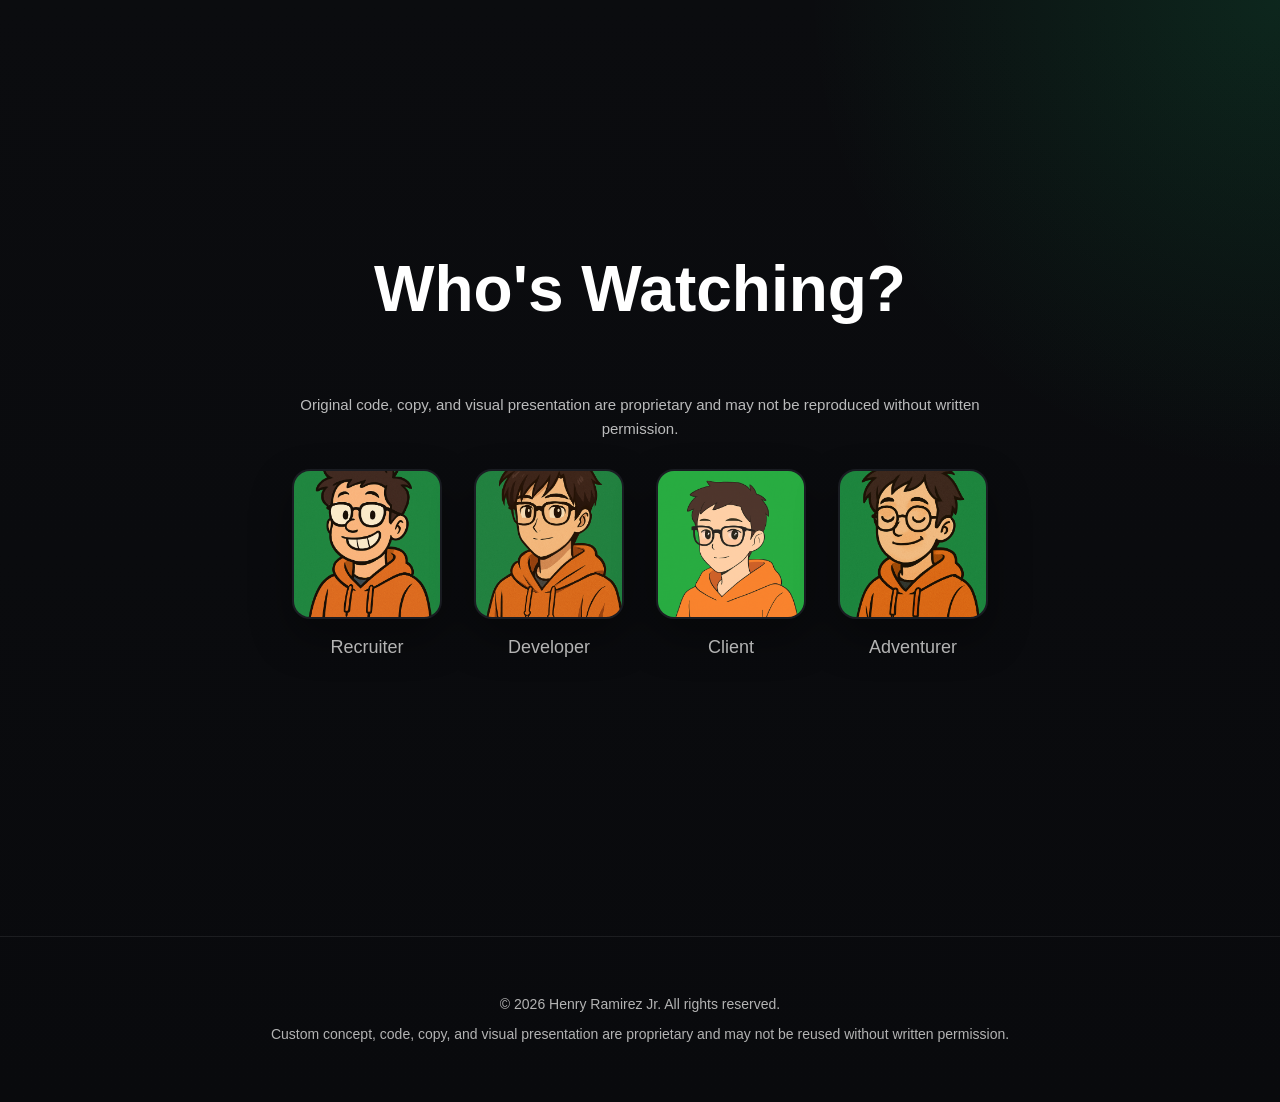
<file: index.html>
<!DOCTYPE html>
<html lang="en">
<head>
    <meta charset="UTF-8">
    <meta name="viewport" content="width=device-width, initial-scale=1.0">
    <meta http-equiv="Content-Security-Policy" content="default-src 'self'; script-src 'self'; style-src 'self' 'unsafe-inline' https://fonts.googleapis.com; img-src 'self' data:; font-src https://fonts.gstatic.com; object-src 'none'; base-uri 'self'; form-action 'self' mailto:; upgrade-insecure-requests">
    <meta name="referrer" content="strict-origin-when-cross-origin">
    <meta name="copyright" content="Copyright 2026 Henry Ramirez Jr. All rights reserved.">
    <meta name="robots" content="index, follow, noarchive, nosnippet, noimageindex, max-snippet:0, max-image-preview:none">
    <title>Henry Ramirez Jr. | Choose a Profile</title>
    <link href="https://fonts.googleapis.com/css2?family=Inter:wght@400;500;600;700;800&display=swap" rel="stylesheet">
    <link rel="stylesheet" href="styles.css">
</head>
<body>
    <div class="page active" id="profile-selection-page">
        <section class="profile-selection">
            <div class="container">
                <h2>Who's Watching?</h2>
                <p class="ownership-note">Original code, copy, and visual presentation are proprietary and may not be reproduced without written permission.</p>
                <div class="profiles">
                    <a class="profile" data-profile="recruiter" data-href="profiles/recruiter.html" href="profiles/recruiter.html">
                        <img src="fotos/person1.png" alt="Recruiter profile" class="person">
                        <div class="profile-name">Recruiter</div>
                    </a>
                    <a class="profile" data-profile="developer" data-href="profiles/developer.html" href="profiles/developer.html">
                        <img src="fotos/person2.png" alt="Developer profile" class="person">
                        <div class="profile-name">Developer</div>
                    </a>
                    <a class="profile" data-profile="client" data-href="profiles/client.html" href="profiles/client.html">
                        <img src="fotos/person6.png" alt="Client profile" class="person">
                        <div class="profile-name">Client</div>
                    </a>
                    <a class="profile" data-profile="adventurer" data-href="profiles/adventurer.html" href="profiles/adventurer.html">
                        <img src="fotos/person4.png" alt="Adventurer profile" class="person">
                        <div class="profile-name">Adventurer</div>
                    </a>
                </div>
            </div>
        </section>
    </div>

    <footer>
        <div class="container">
            <p>&copy; 2026 Henry Ramirez Jr. All rights reserved.</p>
            <p>Custom concept, code, copy, and visual presentation are proprietary and may not be reused without written permission.</p>
        </div>
    </footer>

    <script src="script.js"></script>
</body>
</html>
</file>
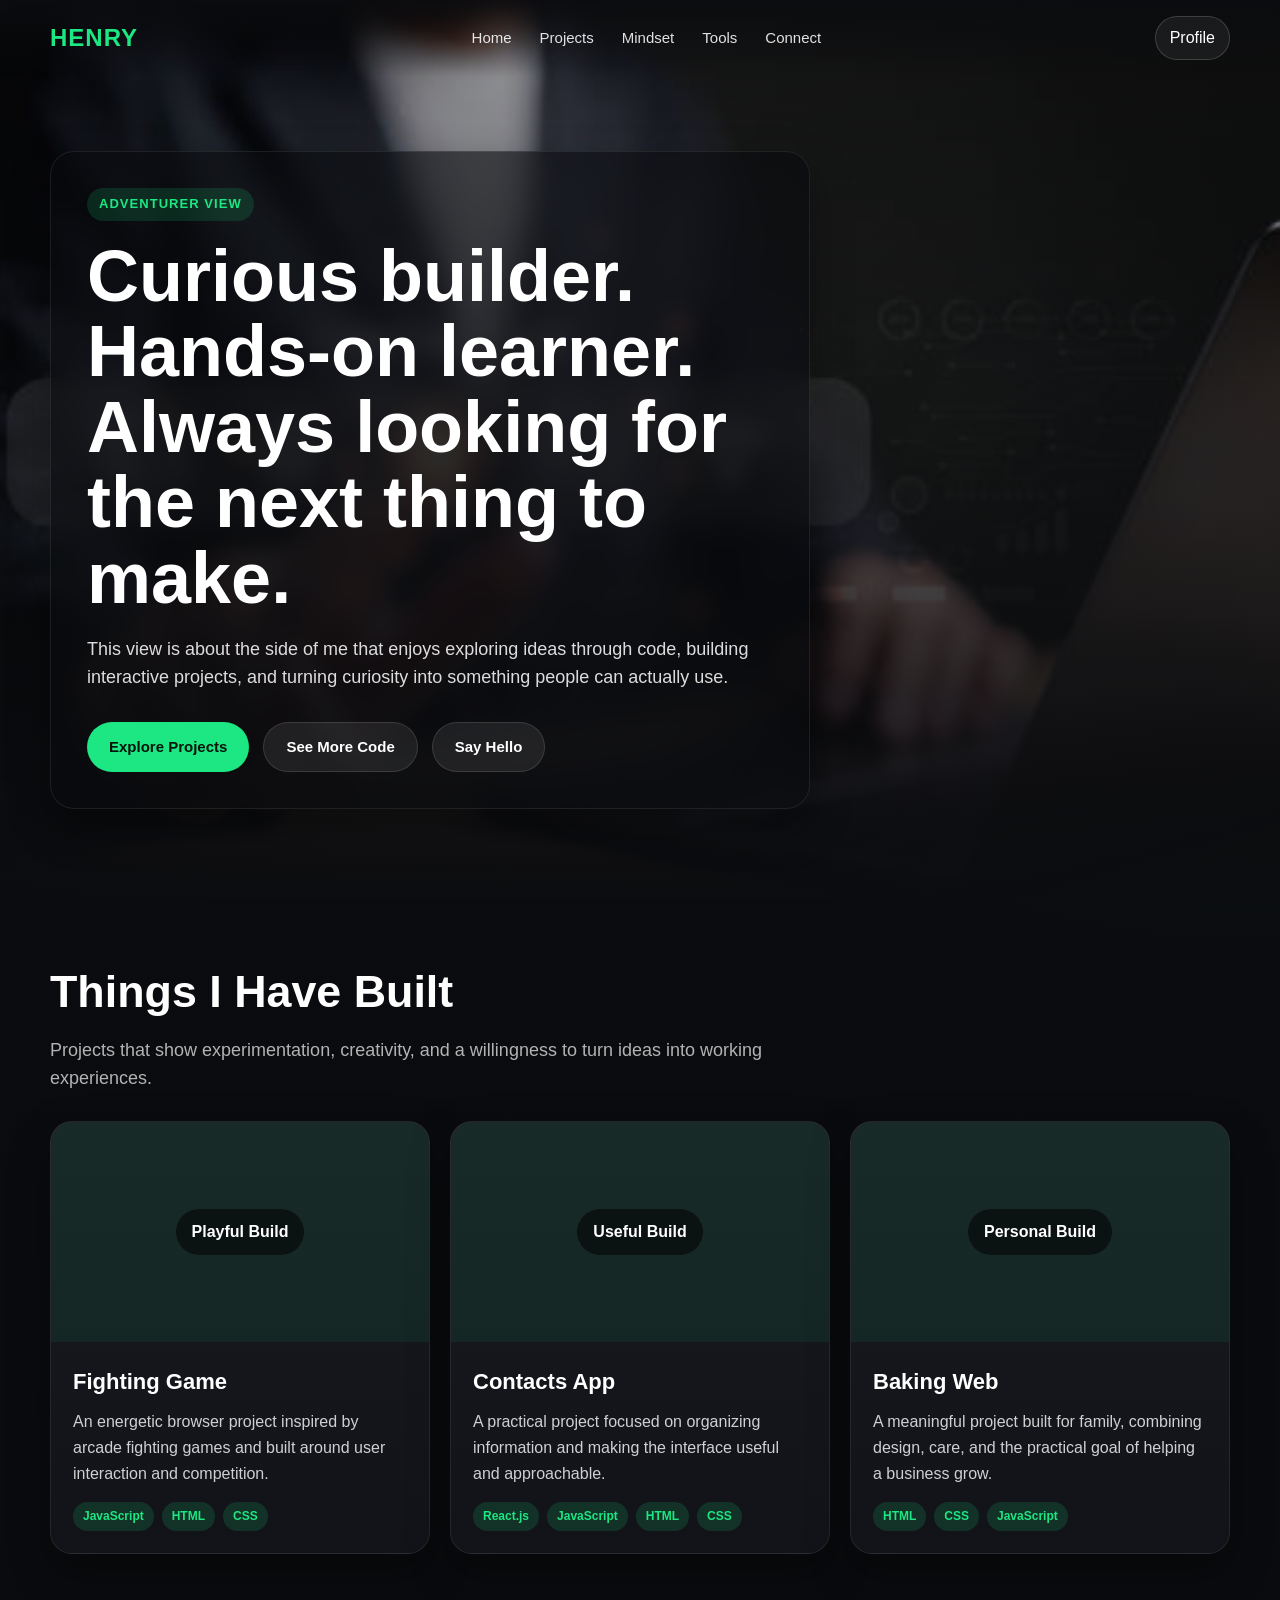
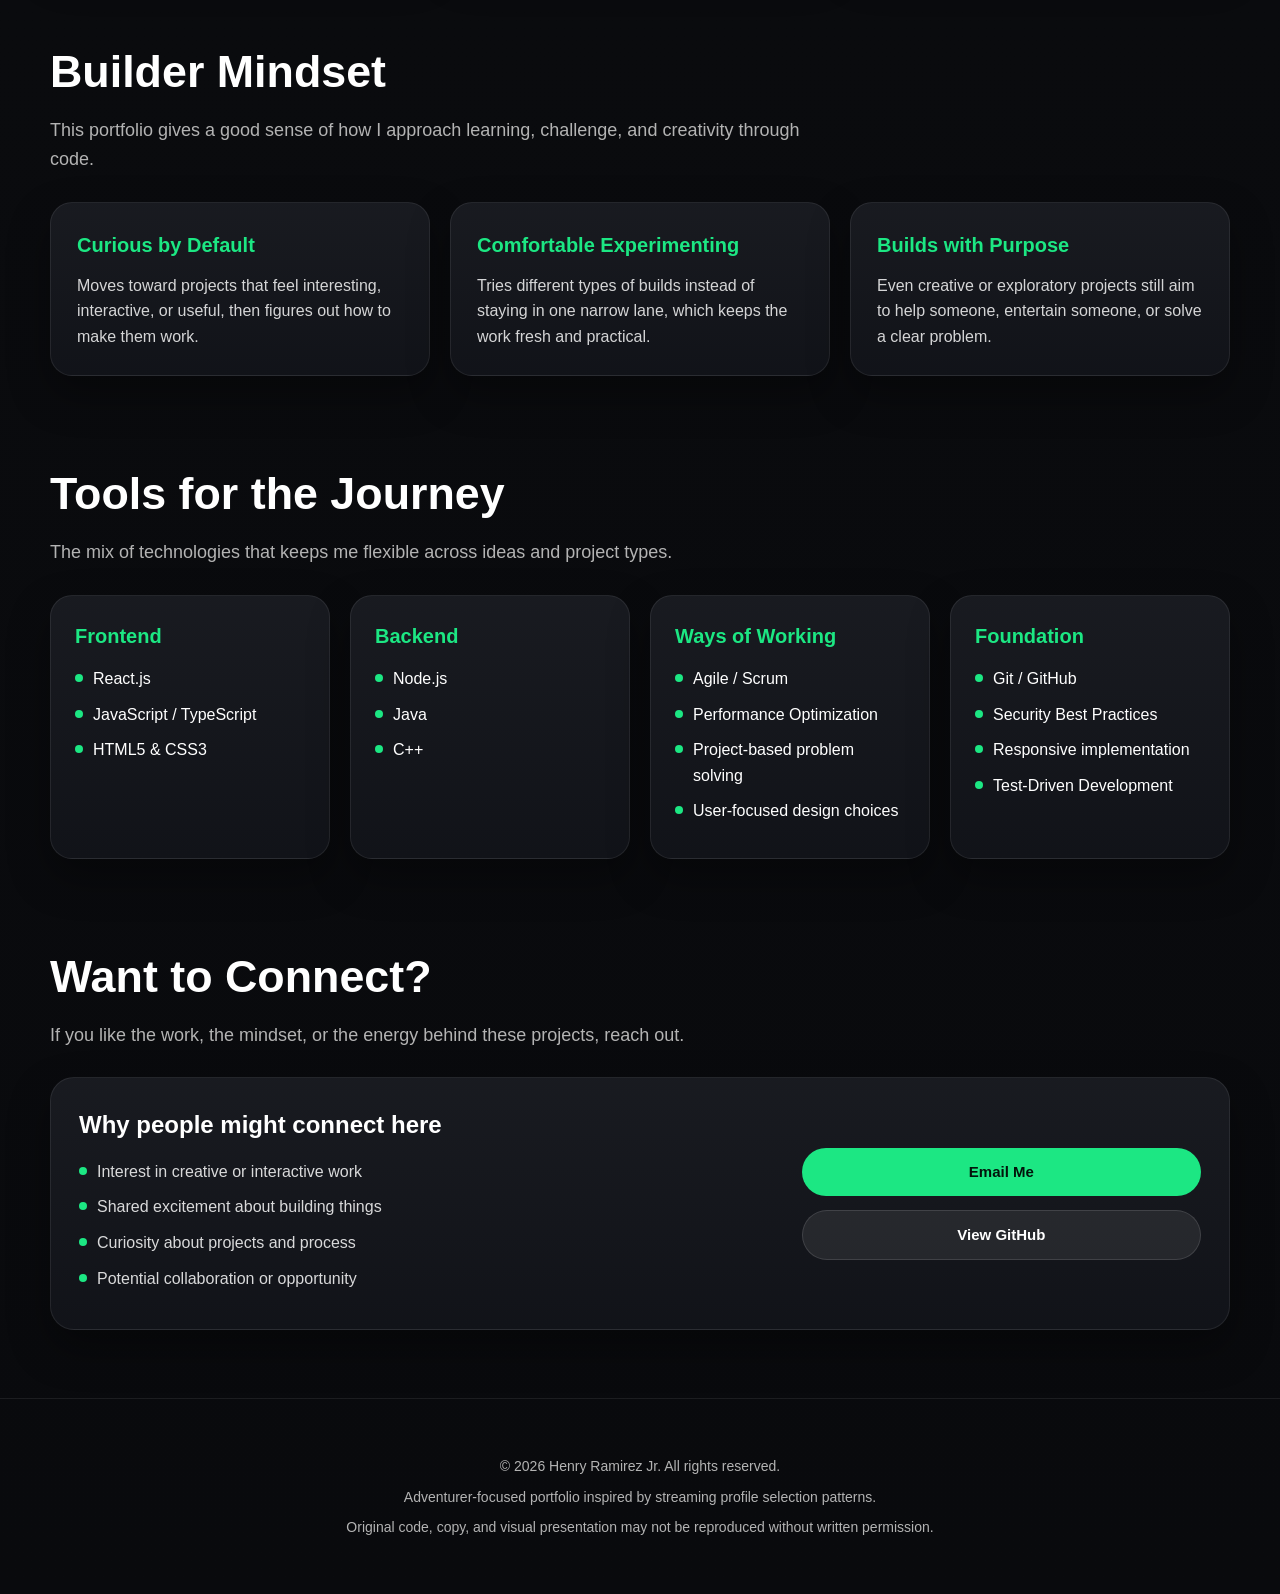
<file: profiles/adventurer.html>
<!DOCTYPE html>
<html lang="en">
<head>
    <meta charset="UTF-8">
    <meta name="viewport" content="width=device-width, initial-scale=1.0">
    <meta http-equiv="Content-Security-Policy" content="default-src 'self'; script-src 'self'; style-src 'self' 'unsafe-inline' https://fonts.googleapis.com; img-src 'self' data:; font-src https://fonts.gstatic.com; object-src 'none'; base-uri 'self'; form-action 'self' mailto:; upgrade-insecure-requests">
    <meta name="referrer" content="strict-origin-when-cross-origin">
    <meta name="copyright" content="Copyright 2026 Henry Ramirez Jr. All rights reserved.">
    <meta name="robots" content="index, follow, noarchive, nosnippet, noimageindex, max-snippet:0, max-image-preview:none">
    <title>Adventurer View | Henry Ramirez Jr.</title>
    <link href="https://fonts.googleapis.com/css2?family=Inter:wght@400;500;600;700;800&display=swap" rel="stylesheet">
    <link rel="stylesheet" href="../styles.css">
</head>
<body class="profile-adventurer">
    <header id="header" class="visible">
        <div class="container">
            <nav>
                <div class="logo">Henry</div>
                <ul class="nav-links">
                    <li><a href="#home">Home</a></li>
                    <li><a href="#projects">Projects</a></li>
                    <li><a href="#experience">Mindset</a></li>
                    <li><a href="#skills">Tools</a></li>
                    <li><a href="#hire">Connect</a></li>
                </ul>
                <div class="profile-wrapper">
                    <button class="profile-icon" id="profileMenuBtn" aria-label="Open profile menu">Profile</button>
                    <div class="profile-menu" id="profileMenu">
                        <button class="profile-menu-item" id="switchProfileBtn">Switch Profile</button>
                    </div>
                </div>
            </nav>
        </div>
    </header>

    <section class="hero" id="home">
        <div class="container">
            <div class="hero-content">
                <span class="eyebrow">Adventurer View</span>
                <h1>Curious builder. Hands-on learner. Always looking for the next thing to make.</h1>
                <p>This view is about the side of me that enjoys exploring ideas through code, building interactive projects, and turning curiosity into something people can actually use.</p>
                <div class="action-buttons">
                    <a href="#projects" class="btn btn-primary">Explore Projects</a>
                    <a href="https://github.com/HDramire" target="_blank" rel="noopener noreferrer" class="btn btn-secondary">See More Code</a>
                    <a href="mailto:hrehenry29@gmail.com" class="btn btn-secondary">Say Hello</a>
                </div>
            </div>
        </div>
    </section>

    <section class="section" id="projects">
        <div class="container">
            <div class="section-header">
                <h2 class="section-title">Things I Have Built</h2>
                <p class="section-subtitle">Projects that show experimentation, creativity, and a willingness to turn ideas into working experiences.</p>
            </div>
            <div class="projects-container">
                <a href="https://hdramire.github.io/fighting-game/" target="_blank" rel="noopener noreferrer">
                    <div class="project-card">
                        <div id="fightingGame" class="project-image">
                            <span class="fade-text">Playful Build</span>
                        </div>
                        <div class="project-content">
                            <h3>Fighting Game</h3>
                            <p>An energetic browser project inspired by arcade fighting games and built around user interaction and competition.</p>
                            <div class="project-tags">
                                <span class="tag">JavaScript</span>
                                <span class="tag">HTML</span>
                                <span class="tag">CSS</span>
                            </div>
                        </div>
                    </div>
                </a>
                <a href="https://github.com/HDramire/ContactApp2" target="_blank" rel="noopener noreferrer">
                    <div class="project-card">
                        <div id="phoneContact" class="project-image">
                            <span class="fade-text">Useful Build</span>
                        </div>
                        <div class="project-content">
                            <h3>Contacts App</h3>
                            <p>A practical project focused on organizing information and making the interface useful and approachable.</p>
                            <div class="project-tags">
                                <span class="tag">React.js</span>
                                <span class="tag">JavaScript</span>
                                <span class="tag">HTML</span>
                                <span class="tag">CSS</span>
                            </div>
                        </div>
                    </div>
                </a>
                <a href="https://hdramire.github.io/Baking-web/" target="_blank" rel="noopener noreferrer">
                    <div class="project-card">
                        <div id="bakingWeb" class="project-image">
                            <span class="fade-text">Personal Build</span>
                        </div>
                        <div class="project-content">
                            <h3>Baking Web</h3>
                            <p>A meaningful project built for family, combining design, care, and the practical goal of helping a business grow.</p>
                            <div class="project-tags">
                                <span class="tag">HTML</span>
                                <span class="tag">CSS</span>
                                <span class="tag">JavaScript</span>
                            </div>
                        </div>
                    </div>
                </a>
            </div>
        </div>
    </section>

    <section class="section" id="experience">
        <div class="container">
            <div class="section-header">
                <h2 class="section-title">Builder Mindset</h2>
                <p class="section-subtitle">This portfolio gives a good sense of how I approach learning, challenge, and creativity through code.</p>
            </div>
            <div class="experience-grid">
                <article class="experience-card">
                    <h3>Curious by Default</h3>
                    <p>Moves toward projects that feel interesting, interactive, or useful, then figures out how to make them work.</p>
                </article>
                <article class="experience-card">
                    <h3>Comfortable Experimenting</h3>
                    <p>Tries different types of builds instead of staying in one narrow lane, which keeps the work fresh and practical.</p>
                </article>
                <article class="experience-card">
                    <h3>Builds with Purpose</h3>
                    <p>Even creative or exploratory projects still aim to help someone, entertain someone, or solve a clear problem.</p>
                </article>
            </div>
        </div>
    </section>

    <section class="section" id="skills">
        <div class="container">
            <div class="section-header">
                <h2 class="section-title">Tools for the Journey</h2>
                <p class="section-subtitle">The mix of technologies that keeps me flexible across ideas and project types.</p>
            </div>
            <div class="skills-grid">
                <div class="skill-category">
                    <h3>Frontend</h3>
                    <ul class="skill-list">
                        <li>React.js</li>
                        <li>JavaScript / TypeScript</li>
                        <li>HTML5 & CSS3</li>
                    </ul>
                </div>
                <div class="skill-category">
                    <h3>Backend</h3>
                    <ul class="skill-list">
                        <li>Node.js</li>
                        <li>Java</li>
                        <li>C++</li>
                    </ul>
                </div>
                <div class="skill-category">
                    <h3>Ways of Working</h3>
                    <ul class="skill-list">
                        <li>Agile / Scrum</li>
                        <li>Performance Optimization</li>
                        <li>Project-based problem solving</li>
                        <li>User-focused design choices</li>
                    </ul>
                </div>
                <div class="skill-category">
                    <h3>Foundation</h3>
                    <ul class="skill-list">
                        <li>Git / GitHub</li>
                        <li>Security Best Practices</li>
                        <li>Responsive implementation</li>
                        <li>Test-Driven Development</li>
                    </ul>
                </div>
            </div>
        </div>
    </section>

    <section class="section" id="hire">
        <div class="container">
            <div class="section-header">
                <h2 class="section-title">Want to Connect?</h2>
                <p class="section-subtitle">If you like the work, the mindset, or the energy behind these projects, reach out.</p>
            </div>
            <div class="hire-panel">
                <div>
                    <h3>Why people might connect here</h3>
                    <ul class="hire-list">
                        <li>Interest in creative or interactive work</li>
                        <li>Shared excitement about building things</li>
                        <li>Curiosity about projects and process</li>
                        <li>Potential collaboration or opportunity</li>
                    </ul>
                </div>
                <div class="hire-actions">
                    <a href="mailto:hrehenry29@gmail.com" class="btn btn-primary">Email Me</a>
                    <a href="https://github.com/HDramire" target="_blank" rel="noopener noreferrer" class="btn btn-secondary">View GitHub</a>
                </div>
            </div>
        </div>
    </section>

    <footer>
        <div class="container">
            <p>&copy; 2026 Henry Ramirez Jr. All rights reserved.</p>
            <p>Adventurer-focused portfolio inspired by streaming profile selection patterns.</p>
            <p>Original code, copy, and visual presentation may not be reproduced without written permission.</p>
        </div>
    </footer>

    <script src="../script.js"></script>
</body>
</html>
</file>
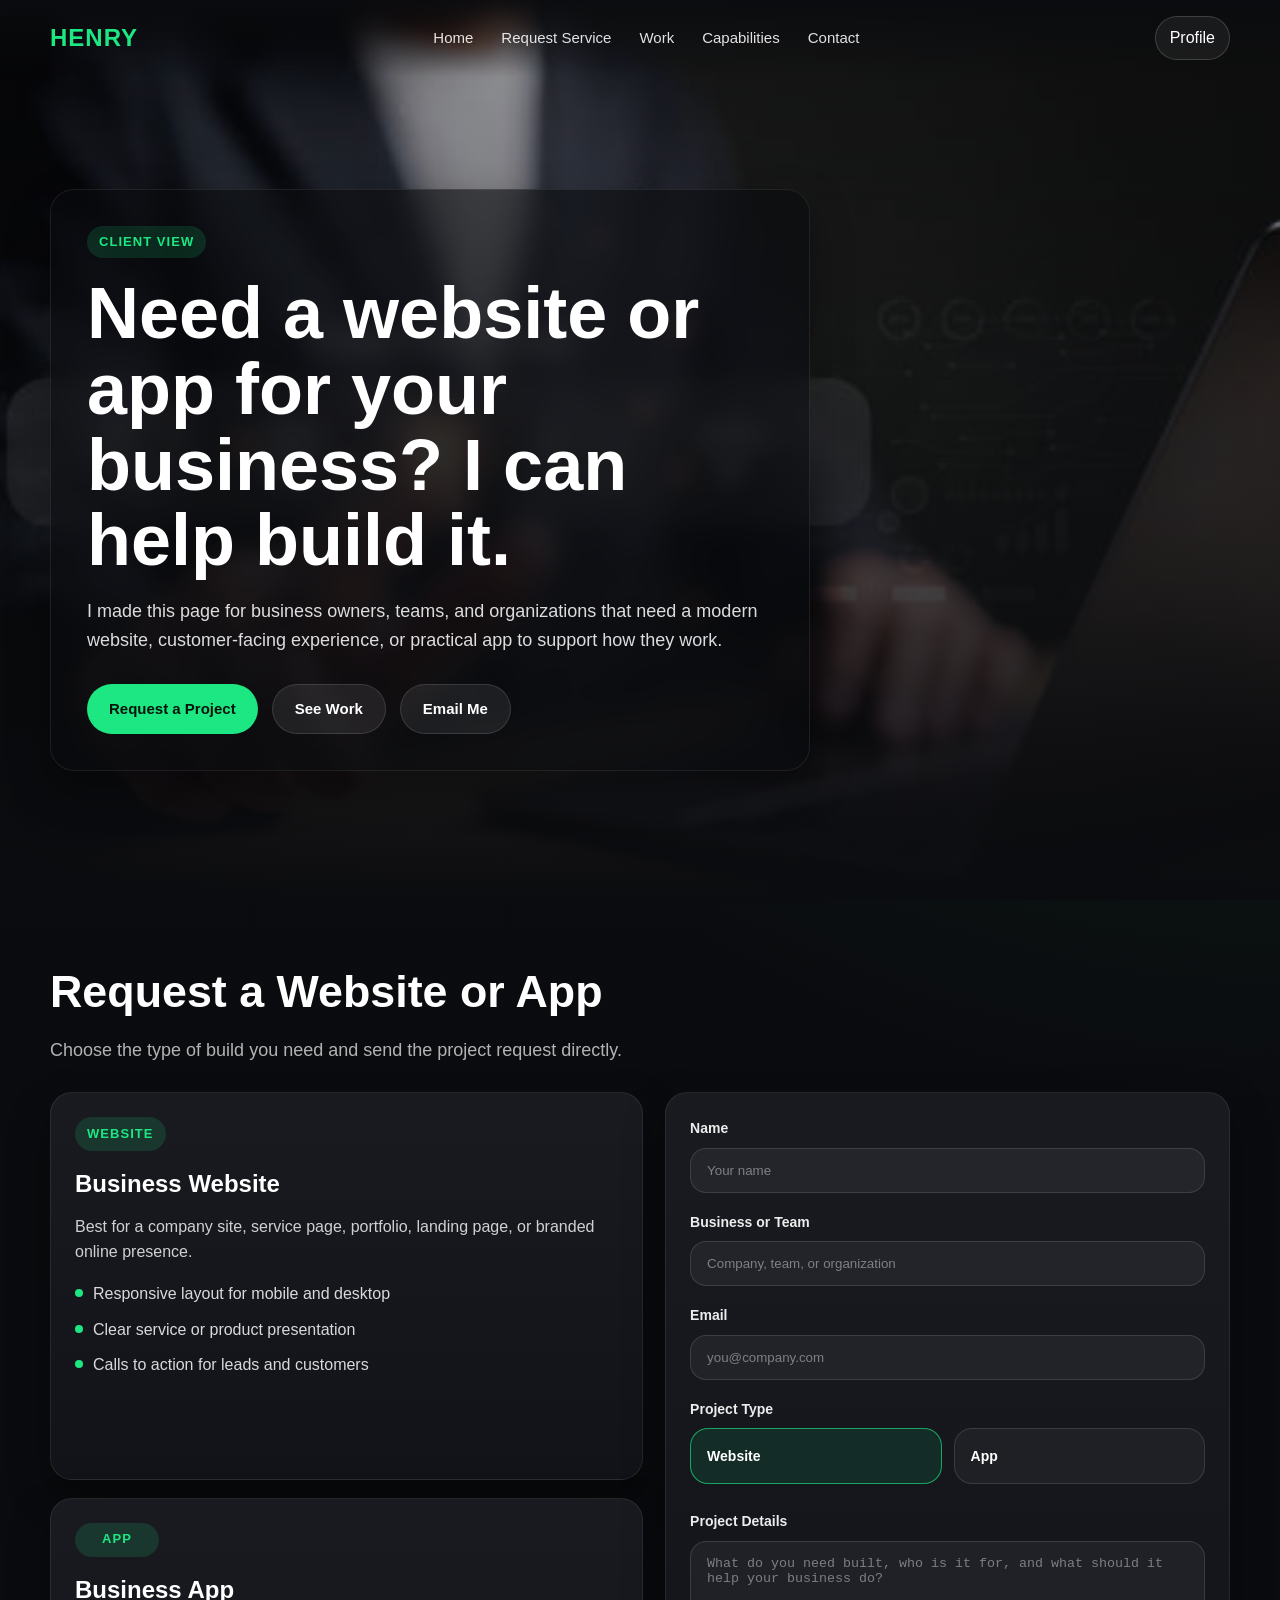
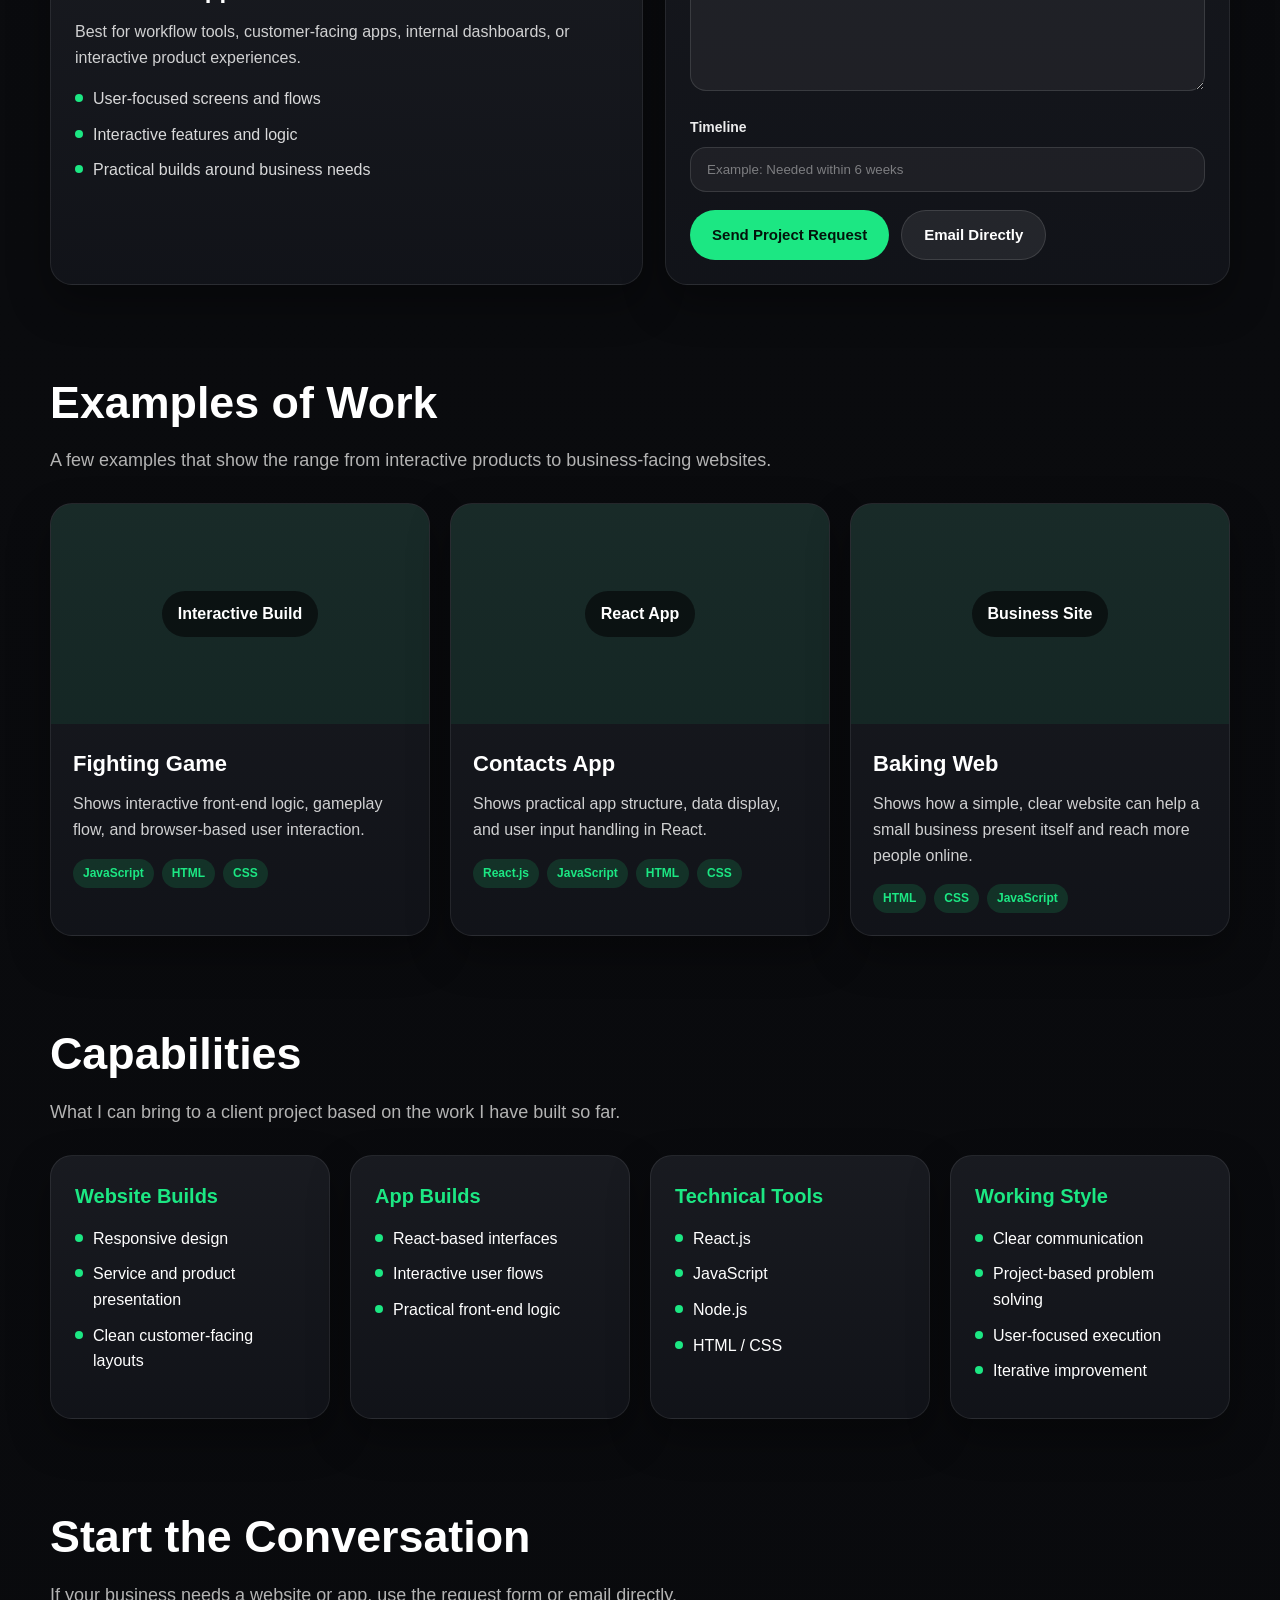
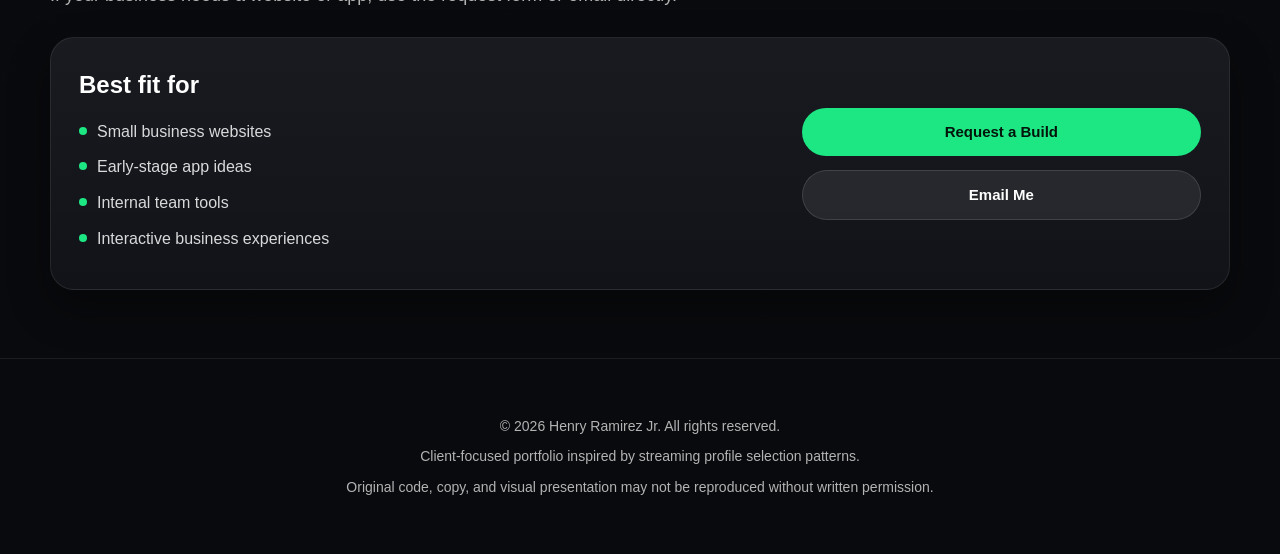
<file: profiles/client.html>
<!DOCTYPE html>
<html lang="en">
<head>
    <meta charset="UTF-8">
    <meta name="viewport" content="width=device-width, initial-scale=1.0">
    <meta http-equiv="Content-Security-Policy" content="default-src 'self'; script-src 'self'; style-src 'self' 'unsafe-inline' https://fonts.googleapis.com; img-src 'self' data:; font-src https://fonts.gstatic.com; object-src 'none'; base-uri 'self'; form-action 'self' mailto:; upgrade-insecure-requests">
    <meta name="referrer" content="strict-origin-when-cross-origin">
    <meta name="copyright" content="Copyright 2026 Henry Ramirez Jr. All rights reserved.">
    <meta name="robots" content="index, follow, noarchive, nosnippet, noimageindex, max-snippet:0, max-image-preview:none">
    <title>Client View | Henry Ramirez Jr.</title>
    <link href="https://fonts.googleapis.com/css2?family=Inter:wght@400;500;600;700;800&display=swap" rel="stylesheet">
    <link rel="stylesheet" href="../styles.css">
</head>
<body class="profile-client">
    <header id="header" class="visible">
        <div class="container">
            <nav>
                <div class="logo">Henry</div>
                <ul class="nav-links">
                    <li><a href="#home">Home</a></li>
                    <li><a href="#client-request">Request Service</a></li>
                    <li><a href="#projects">Work</a></li>
                    <li><a href="#skills">Capabilities</a></li>
                    <li><a href="#hire">Contact</a></li>
                </ul>
                <div class="profile-wrapper">
                    <button class="profile-icon" id="profileMenuBtn" aria-label="Open profile menu">Profile</button>
                    <div class="profile-menu" id="profileMenu">
                        <button class="profile-menu-item" id="switchProfileBtn">Switch Profile</button>
                    </div>
                </div>
            </nav>
        </div>
    </header>

    <section class="hero" id="home">
        <div class="container">
            <div class="hero-content">
                <span class="eyebrow">Client View</span>
                <h1>Need a website or app for your business? I can help build it.</h1>
                <p>I made this page for business owners, teams, and organizations that need a modern website, customer-facing experience, or practical app to support how they work.</p>
                <div class="action-buttons">
                    <a href="#client-request" class="btn btn-primary">Request a Project</a>
                    <a href="#projects" class="btn btn-secondary">See Work</a>
                    <a href="mailto:hrehenry29@gmail.com" class="btn btn-secondary">Email Me</a>
                </div>
            </div>
        </div>
    </section>

    <section class="section" id="client-request">
        <div class="container">
            <div class="section-header">
                <h2 class="section-title">Request a Website or App</h2>
                <p class="section-subtitle">Choose the type of build you need and send the project request directly.</p>
            </div>
            <div class="client-request-layout">
                <div class="service-options">
                    <article class="service-card">
                        <div class="service-icon">Website</div>
                        <h3>Business Website</h3>
                        <p>Best for a company site, service page, portfolio, landing page, or branded online presence.</p>
                        <ul class="service-list">
                            <li>Responsive layout for mobile and desktop</li>
                            <li>Clear service or product presentation</li>
                            <li>Calls to action for leads and customers</li>
                        </ul>
                    </article>
                    <article class="service-card">
                        <div class="service-icon">App</div>
                        <h3>Business App</h3>
                        <p>Best for workflow tools, customer-facing apps, internal dashboards, or interactive product experiences.</p>
                        <ul class="service-list">
                            <li>User-focused screens and flows</li>
                            <li>Interactive features and logic</li>
                            <li>Practical builds around business needs</li>
                        </ul>
                    </article>
                </div>

                <form class="request-form" id="clientRequestForm">
                    <div class="field-group">
                        <label for="clientName">Name</label>
                        <input id="clientName" name="clientName" type="text" placeholder="Your name" maxlength="80" autocomplete="name" required>
                    </div>
                    <div class="field-group">
                        <label for="clientBusiness">Business or Team</label>
                        <input id="clientBusiness" name="clientBusiness" type="text" placeholder="Company, team, or organization" maxlength="120" autocomplete="organization" required>
                    </div>
                    <div class="field-group">
                        <label for="clientEmail">Email</label>
                        <input id="clientEmail" name="clientEmail" type="email" placeholder="you@company.com" maxlength="120" inputmode="email" autocomplete="email" required>
                    </div>
                    <div class="field-group">
                        <span class="field-label">Project Type</span>
                        <div class="choice-grid">
                            <label class="choice-card">
                                <input type="radio" name="projectType" value="Website" checked>
                                <span>Website</span>
                            </label>
                            <label class="choice-card">
                                <input type="radio" name="projectType" value="App">
                                <span>App</span>
                            </label>
                        </div>
                    </div>
                    <div class="field-group">
                        <label for="clientDetails">Project Details</label>
                        <textarea id="clientDetails" name="clientDetails" rows="5" maxlength="1500" placeholder="What do you need built, who is it for, and what should it help your business do?" required></textarea>
                    </div>
                    <div class="field-group">
                        <label for="clientTimeline">Timeline</label>
                        <input id="clientTimeline" name="clientTimeline" type="text" maxlength="80" placeholder="Example: Needed within 6 weeks">
                    </div>
                    <div class="request-actions">
                        <button type="submit" class="btn btn-primary">Send Project Request</button>
                        <a href="mailto:hrehenry29@gmail.com" class="btn btn-secondary">Email Directly</a>
                    </div>
                </form>
            </div>
        </div>
    </section>

    <section class="section" id="projects">
        <div class="container">
            <div class="section-header">
                <h2 class="section-title">Examples of Work</h2>
                <p class="section-subtitle">A few examples that show the range from interactive products to business-facing websites.</p>
            </div>
            <div class="projects-container">
                <a href="https://hdramire.github.io/fighting-game/" target="_blank" rel="noopener noreferrer">
                    <div class="project-card">
                        <div id="fightingGame" class="project-image">
                            <span class="fade-text">Interactive Build</span>
                        </div>
                        <div class="project-content">
                            <h3>Fighting Game</h3>
                            <p>Shows interactive front-end logic, gameplay flow, and browser-based user interaction.</p>
                            <div class="project-tags">
                                <span class="tag">JavaScript</span>
                                <span class="tag">HTML</span>
                                <span class="tag">CSS</span>
                            </div>
                        </div>
                    </div>
                </a>
                <a href="https://github.com/HDramire/ContactApp2" target="_blank" rel="noopener noreferrer">
                    <div class="project-card">
                        <div id="phoneContact" class="project-image">
                            <span class="fade-text">React App</span>
                        </div>
                        <div class="project-content">
                            <h3>Contacts App</h3>
                            <p>Shows practical app structure, data display, and user input handling in React.</p>
                            <div class="project-tags">
                                <span class="tag">React.js</span>
                                <span class="tag">JavaScript</span>
                                <span class="tag">HTML</span>
                                <span class="tag">CSS</span>
                            </div>
                        </div>
                    </div>
                </a>
                <a href="https://hdramire.github.io/Baking-web/" target="_blank" rel="noopener noreferrer">
                    <div class="project-card">
                        <div id="bakingWeb" class="project-image">
                            <span class="fade-text">Business Site</span>
                        </div>
                        <div class="project-content">
                            <h3>Baking Web</h3>
                            <p>Shows how a simple, clear website can help a small business present itself and reach more people online.</p>
                            <div class="project-tags">
                                <span class="tag">HTML</span>
                                <span class="tag">CSS</span>
                                <span class="tag">JavaScript</span>
                            </div>
                        </div>
                    </div>
                </a>
            </div>
        </div>
    </section>

    <section class="section" id="skills">
        <div class="container">
            <div class="section-header">
                <h2 class="section-title">Capabilities</h2>
                <p class="section-subtitle">What I can bring to a client project based on the work I have built so far.</p>
            </div>
            <div class="skills-grid">
                <div class="skill-category">
                    <h3>Website Builds</h3>
                    <ul class="skill-list">
                        <li>Responsive design</li>
                        <li>Service and product presentation</li>
                        <li>Clean customer-facing layouts</li>
                    </ul>
                </div>
                <div class="skill-category">
                    <h3>App Builds</h3>
                    <ul class="skill-list">
                        <li>React-based interfaces</li>
                        <li>Interactive user flows</li>
                        <li>Practical front-end logic</li>
                    </ul>
                </div>
                <div class="skill-category">
                    <h3>Technical Tools</h3>
                    <ul class="skill-list">
                        <li>React.js</li>
                        <li>JavaScript</li>
                        <li>Node.js</li>
                        <li>HTML / CSS</li>
                    </ul>
                </div>
                <div class="skill-category">
                    <h3>Working Style</h3>
                    <ul class="skill-list">
                        <li>Clear communication</li>
                        <li>Project-based problem solving</li>
                        <li>User-focused execution</li>
                        <li>Iterative improvement</li>
                    </ul>
                </div>
            </div>
        </div>
    </section>

    <section class="section" id="hire">
        <div class="container">
            <div class="section-header">
                <h2 class="section-title">Start the Conversation</h2>
                <p class="section-subtitle">If your business needs a website or app, use the request form or email directly.</p>
            </div>
            <div class="hire-panel">
                <div>
                    <h3>Best fit for</h3>
                    <ul class="hire-list">
                        <li>Small business websites</li>
                        <li>Early-stage app ideas</li>
                        <li>Internal team tools</li>
                        <li>Interactive business experiences</li>
                    </ul>
                </div>
                <div class="hire-actions">
                    <a href="#client-request" class="btn btn-primary">Request a Build</a>
                    <a href="mailto:hrehenry29@gmail.com" class="btn btn-secondary">Email Me</a>
                </div>
            </div>
        </div>
    </section>

    <footer>
        <div class="container">
            <p>&copy; 2026 Henry Ramirez Jr. All rights reserved.</p>
            <p>Client-focused portfolio inspired by streaming profile selection patterns.</p>
            <p>Original code, copy, and visual presentation may not be reproduced without written permission.</p>
        </div>
    </footer>

    <script src="../script.js"></script>
</body>
</html>
</file>
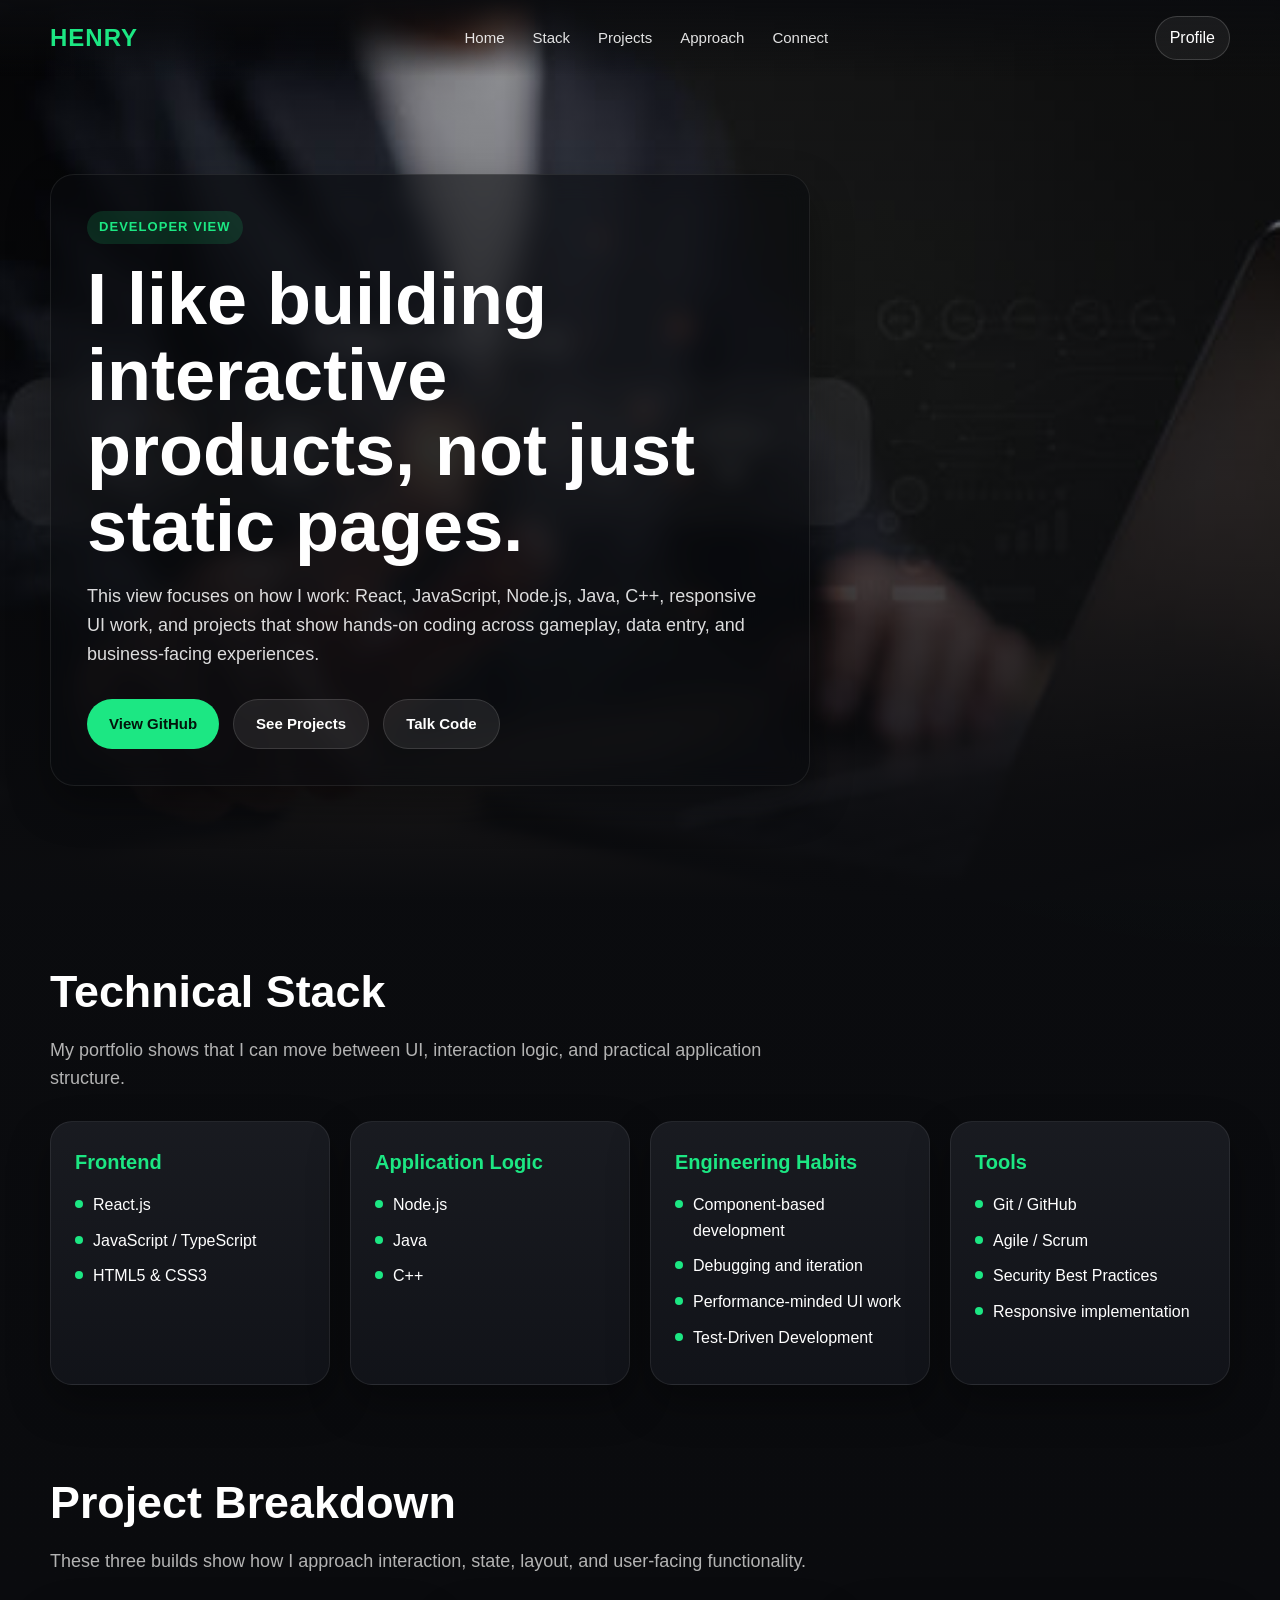
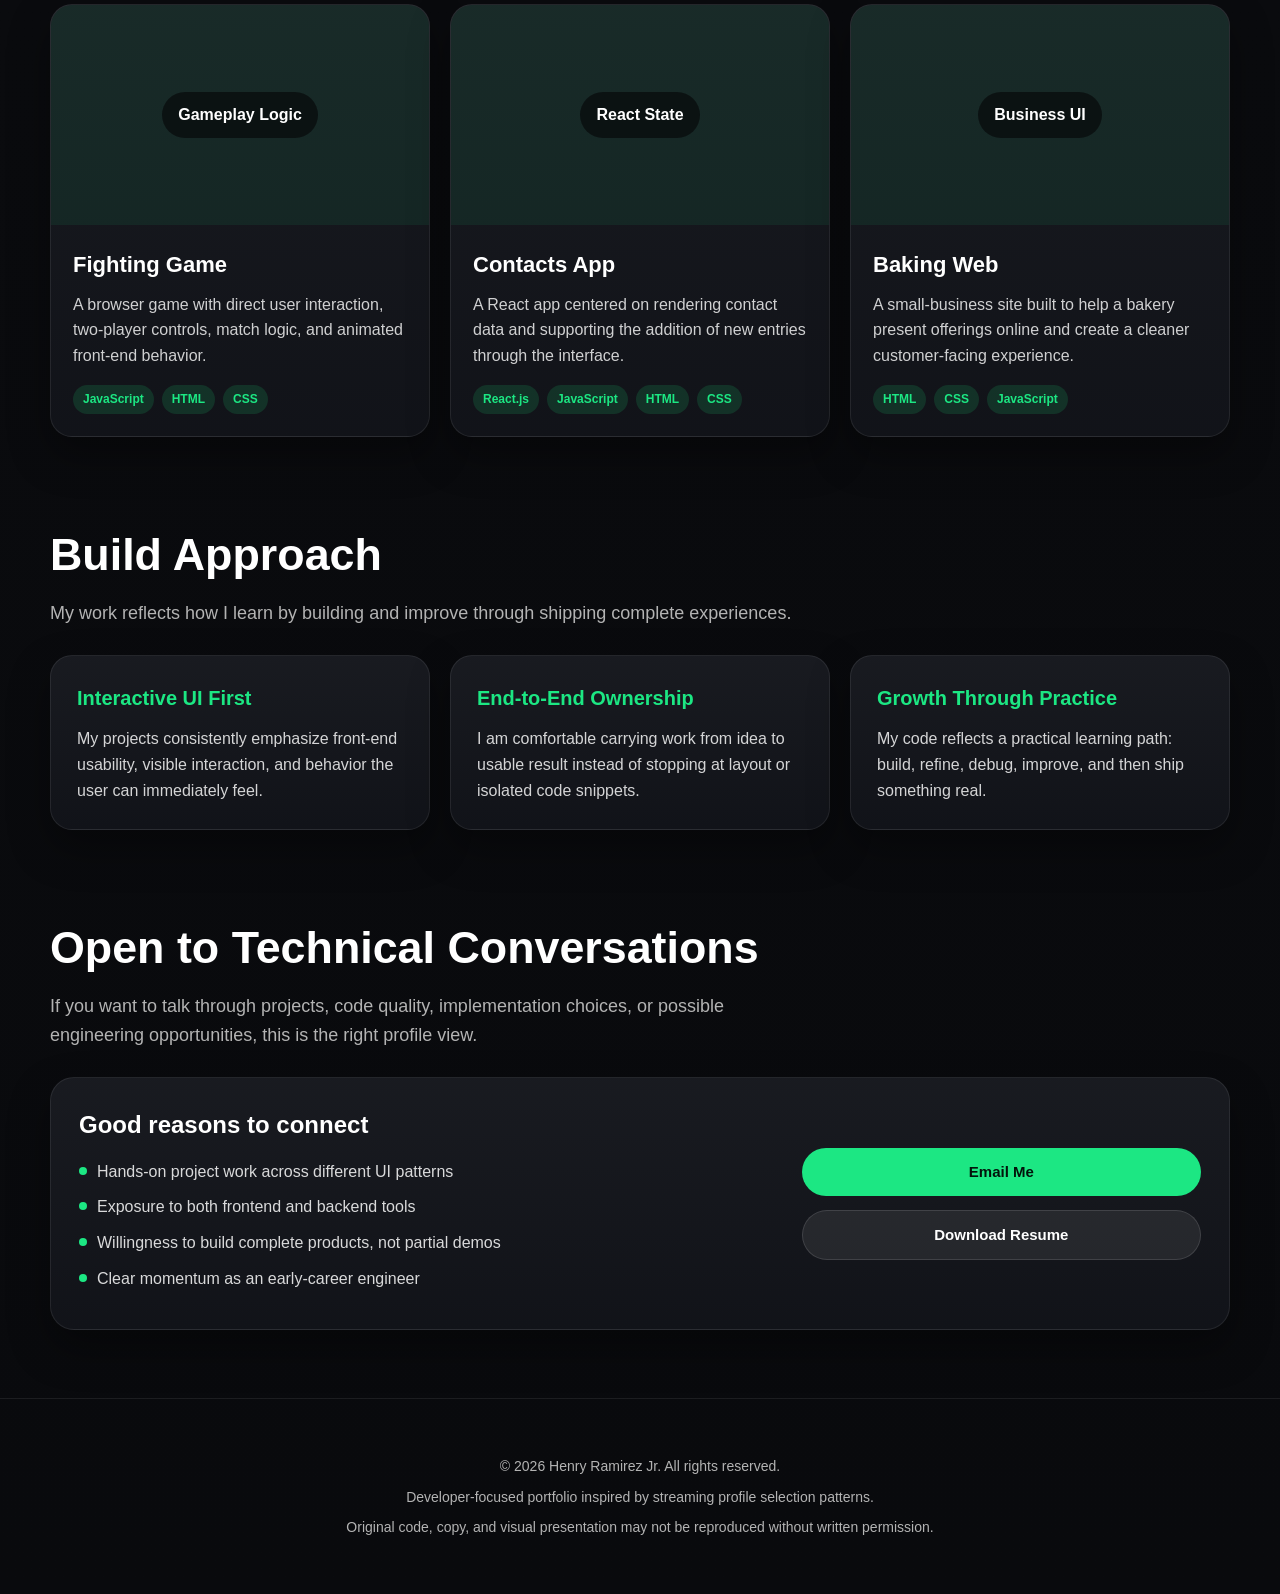
<file: profiles/developer.html>
<!DOCTYPE html>
<html lang="en">
<head>
    <meta charset="UTF-8">
    <meta name="viewport" content="width=device-width, initial-scale=1.0">
    <meta http-equiv="Content-Security-Policy" content="default-src 'self'; script-src 'self'; style-src 'self' 'unsafe-inline' https://fonts.googleapis.com; img-src 'self' data:; font-src https://fonts.gstatic.com; object-src 'none'; base-uri 'self'; form-action 'self' mailto:; upgrade-insecure-requests">
    <meta name="referrer" content="strict-origin-when-cross-origin">
    <meta name="copyright" content="Copyright 2026 Henry Ramirez Jr. All rights reserved.">
    <meta name="robots" content="index, follow, noarchive, nosnippet, noimageindex, max-snippet:0, max-image-preview:none">
    <title>Developer View | Henry Ramirez Jr.</title>
    <link href="https://fonts.googleapis.com/css2?family=Inter:wght@400;500;600;700;800&display=swap" rel="stylesheet">
    <link rel="stylesheet" href="../styles.css">
</head>
<body class="profile-developer">
    <header id="header" class="visible">
        <div class="container">
            <nav>
                <div class="logo">Henry</div>
                <ul class="nav-links">
                    <li><a href="#home">Home</a></li>
                    <li><a href="#skills">Stack</a></li>
                    <li><a href="#projects">Projects</a></li>
                    <li><a href="#experience">Approach</a></li>
                    <li><a href="#hire">Connect</a></li>
                </ul>
                <div class="profile-wrapper">
                    <button class="profile-icon" id="profileMenuBtn" aria-label="Open profile menu">Profile</button>
                    <div class="profile-menu" id="profileMenu">
                        <button class="profile-menu-item" id="switchProfileBtn">Switch Profile</button>
                    </div>
                </div>
            </nav>
        </div>
    </header>

    <section class="hero" id="home">
        <div class="container">
            <div class="hero-content">
                <span class="eyebrow">Developer View</span>
                <h1>I like building interactive products, not just static pages.</h1>
                <p>This view focuses on how I work: React, JavaScript, Node.js, Java, C++, responsive UI work, and projects that show hands-on coding across gameplay, data entry, and business-facing experiences.</p>
                <div class="action-buttons">
                    <a href="https://github.com/HDramire" target="_blank" rel="noopener noreferrer" class="btn btn-primary">View GitHub</a>
                    <a href="#projects" class="btn btn-secondary">See Projects</a>
                    <a href="mailto:hrehenry29@gmail.com" class="btn btn-secondary">Talk Code</a>
                </div>
            </div>
        </div>
    </section>

    <section class="section" id="skills">
        <div class="container">
            <div class="section-header">
                <h2 class="section-title">Technical Stack</h2>
                <p class="section-subtitle">My portfolio shows that I can move between UI, interaction logic, and practical application structure.</p>
            </div>
            <div class="skills-grid">
                <div class="skill-category">
                    <h3>Frontend</h3>
                    <ul class="skill-list">
                        <li>React.js</li>
                        <li>JavaScript / TypeScript</li>
                        <li>HTML5 & CSS3</li>
                    </ul>
                </div>
                <div class="skill-category">
                    <h3>Application Logic</h3>
                    <ul class="skill-list">
                        <li>Node.js</li>
                        <li>Java</li>
                        <li>C++</li>
                    </ul>
                </div>
                <div class="skill-category">
                    <h3>Engineering Habits</h3>
                    <ul class="skill-list">
                        <li>Component-based development</li>
                        <li>Debugging and iteration</li>
                        <li>Performance-minded UI work</li>
                        <li>Test-Driven Development</li>
                    </ul>
                </div>
                <div class="skill-category">
                    <h3>Tools</h3>
                    <ul class="skill-list">
                        <li>Git / GitHub</li>
                        <li>Agile / Scrum</li>
                        <li>Security Best Practices</li>
                        <li>Responsive implementation</li>
                    </ul>
                </div>
            </div>
        </div>
    </section>

    <section class="section" id="projects">
        <div class="container">
            <div class="section-header">
                <h2 class="section-title">Project Breakdown</h2>
                <p class="section-subtitle">These three builds show how I approach interaction, state, layout, and user-facing functionality.</p>
            </div>
            <div class="projects-container">
                <a href="https://hdramire.github.io/fighting-game/" target="_blank" rel="noopener noreferrer">
                    <div class="project-card">
                        <div id="fightingGame" class="project-image">
                            <span class="fade-text">Gameplay Logic</span>
                        </div>
                        <div class="project-content">
                            <h3>Fighting Game</h3>
                            <p>A browser game with direct user interaction, two-player controls, match logic, and animated front-end behavior.</p>
                            <div class="project-tags">
                                <span class="tag">JavaScript</span>
                                <span class="tag">HTML</span>
                                <span class="tag">CSS</span>
                            </div>
                        </div>
                    </div>
                </a>
                <a href="https://github.com/HDramire/ContactApp2" target="_blank" rel="noopener noreferrer">
                    <div class="project-card">
                        <div id="phoneContact" class="project-image">
                            <span class="fade-text">React State</span>
                        </div>
                        <div class="project-content">
                            <h3>Contacts App</h3>
                            <p>A React app centered on rendering contact data and supporting the addition of new entries through the interface.</p>
                            <div class="project-tags">
                                <span class="tag">React.js</span>
                                <span class="tag">JavaScript</span>
                                <span class="tag">HTML</span>
                                <span class="tag">CSS</span>
                            </div>
                        </div>
                    </div>
                </a>
                <a href="https://hdramire.github.io/Baking-web/" target="_blank" rel="noopener noreferrer">
                    <div class="project-card">
                        <div id="bakingWeb" class="project-image">
                            <span class="fade-text">Business UI</span>
                        </div>
                        <div class="project-content">
                            <h3>Baking Web</h3>
                            <p>A small-business site built to help a bakery present offerings online and create a cleaner customer-facing experience.</p>
                            <div class="project-tags">
                                <span class="tag">HTML</span>
                                <span class="tag">CSS</span>
                                <span class="tag">JavaScript</span>
                            </div>
                        </div>
                    </div>
                </a>
            </div>
        </div>
    </section>

    <section class="section" id="experience">
        <div class="container">
            <div class="section-header">
                <h2 class="section-title">Build Approach</h2>
                <p class="section-subtitle">My work reflects how I learn by building and improve through shipping complete experiences.</p>
            </div>
            <div class="experience-grid">
                <article class="experience-card">
                    <h3>Interactive UI First</h3>
                    <p>My projects consistently emphasize front-end usability, visible interaction, and behavior the user can immediately feel.</p>
                </article>
                <article class="experience-card">
                    <h3>End-to-End Ownership</h3>
                    <p>I am comfortable carrying work from idea to usable result instead of stopping at layout or isolated code snippets.</p>
                </article>
                <article class="experience-card">
                    <h3>Growth Through Practice</h3>
                    <p>My code reflects a practical learning path: build, refine, debug, improve, and then ship something real.</p>
                </article>
            </div>
        </div>
    </section>

    <section class="section" id="hire">
        <div class="container">
            <div class="section-header">
                <h2 class="section-title">Open to Technical Conversations</h2>
                <p class="section-subtitle">If you want to talk through projects, code quality, implementation choices, or possible engineering opportunities, this is the right profile view.</p>
            </div>
            <div class="hire-panel">
                <div>
                    <h3>Good reasons to connect</h3>
                    <ul class="hire-list">
                        <li>Hands-on project work across different UI patterns</li>
                        <li>Exposure to both frontend and backend tools</li>
                        <li>Willingness to build complete products, not partial demos</li>
                        <li>Clear momentum as an early-career engineer</li>
                    </ul>
                </div>
                <div class="hire-actions">
                    <a href="mailto:hrehenry29@gmail.com" class="btn btn-primary">Email Me</a>
                    <a href="../Resume@Henry.pdf" download class="btn btn-secondary">Download Resume</a>
                </div>
            </div>
        </div>
    </section>

    <footer>
        <div class="container">
            <p>&copy; 2026 Henry Ramirez Jr. All rights reserved.</p>
            <p>Developer-focused portfolio inspired by streaming profile selection patterns.</p>
            <p>Original code, copy, and visual presentation may not be reproduced without written permission.</p>
        </div>
    </footer>

    <script src="../script.js"></script>
</body>
</html>
</file>
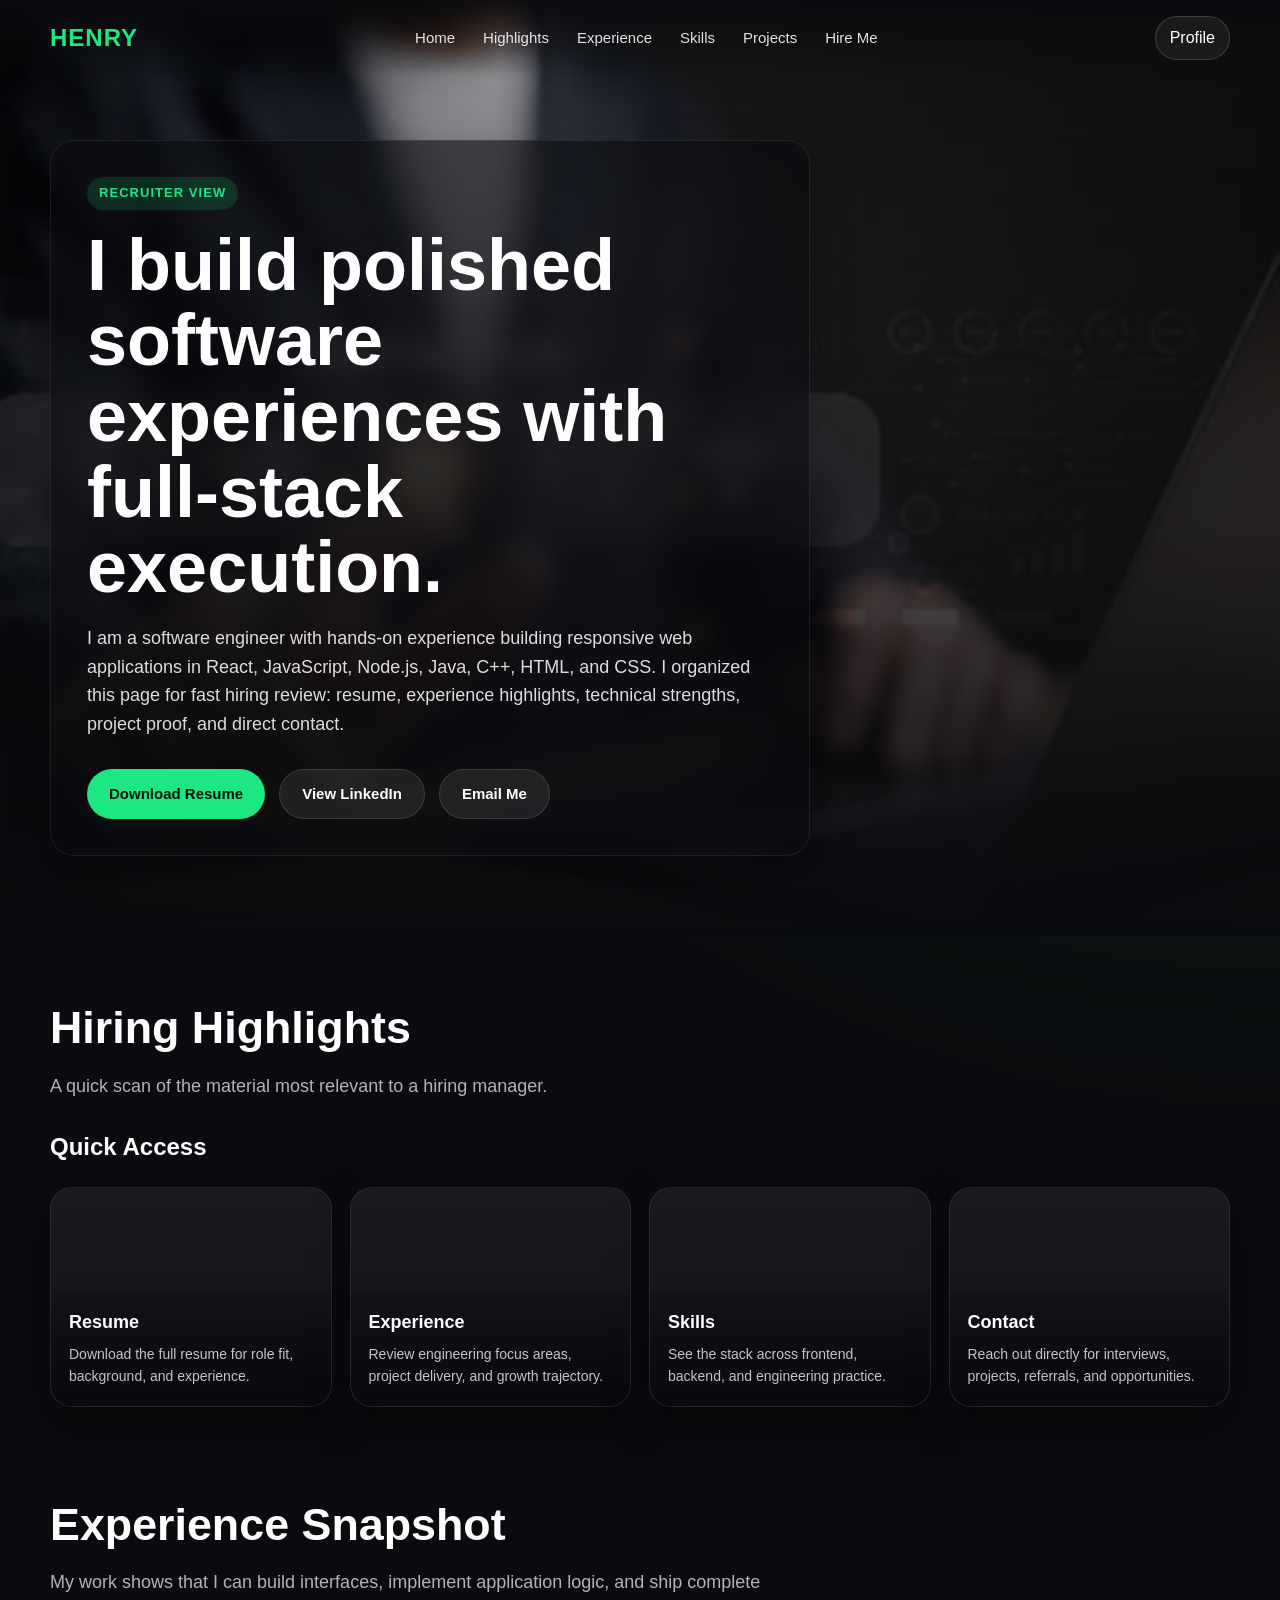
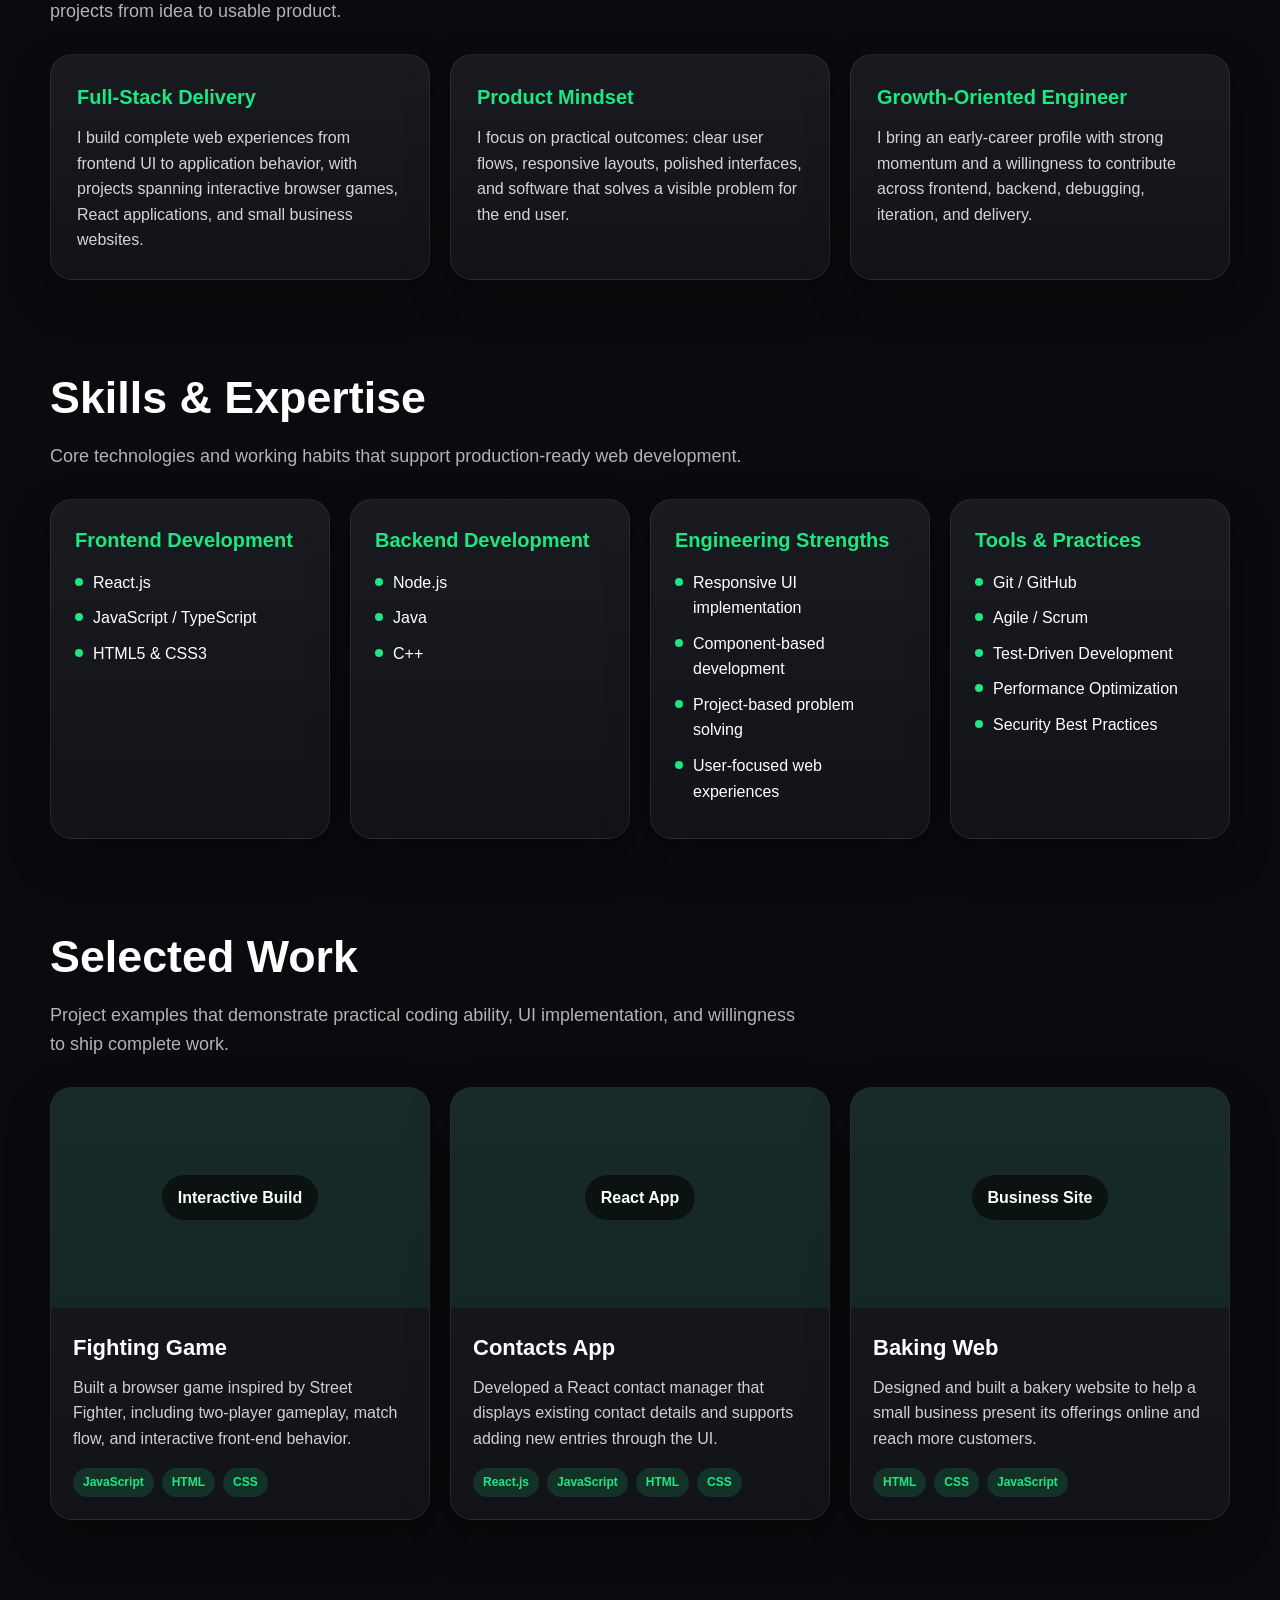
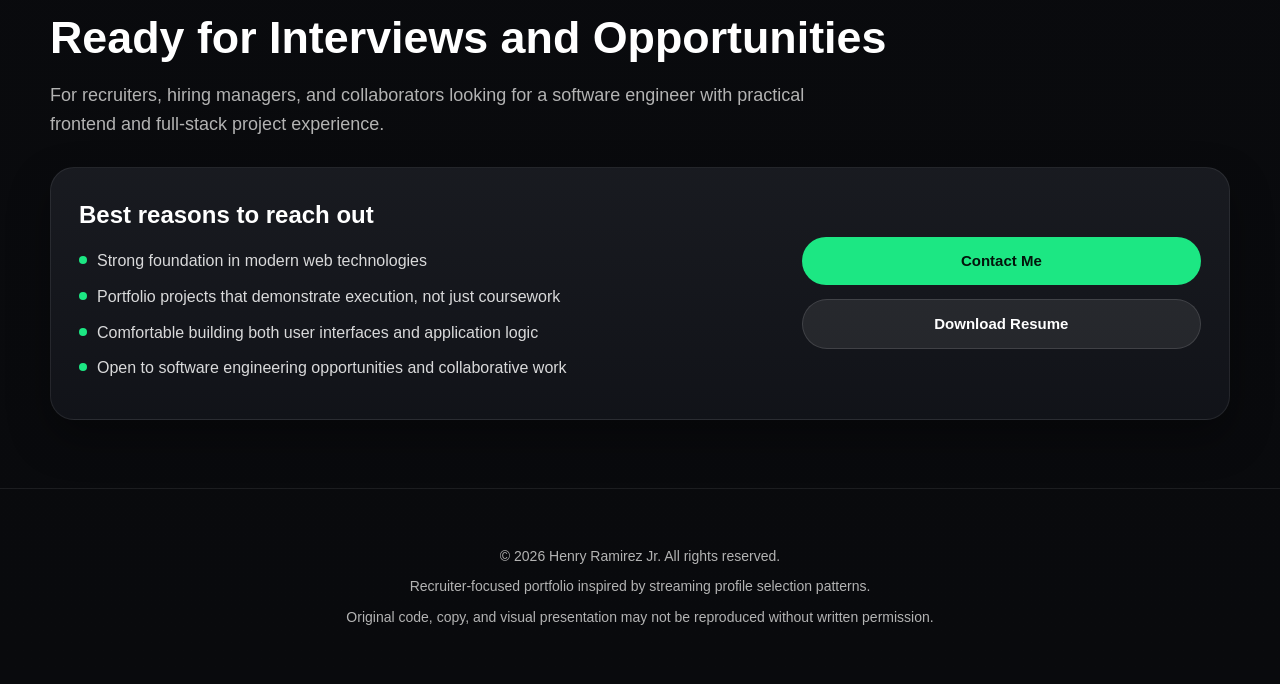
<file: profiles/recruiter.html>
<!DOCTYPE html>
<html lang="en">
<head>
    <meta charset="UTF-8">
    <meta name="viewport" content="width=device-width, initial-scale=1.0">
    <meta http-equiv="Content-Security-Policy" content="default-src 'self'; script-src 'self'; style-src 'self' 'unsafe-inline' https://fonts.googleapis.com; img-src 'self' data:; font-src https://fonts.gstatic.com; object-src 'none'; base-uri 'self'; form-action 'self' mailto:; upgrade-insecure-requests">
    <meta name="referrer" content="strict-origin-when-cross-origin">
    <meta name="copyright" content="Copyright 2026 Henry Ramirez Jr. All rights reserved.">
    <meta name="robots" content="index, follow, noarchive, nosnippet, noimageindex, max-snippet:0, max-image-preview:none">
    <title>Recruiter View | Henry Ramirez Jr.</title>
    <link href="https://fonts.googleapis.com/css2?family=Inter:wght@400;500;600;700;800&display=swap" rel="stylesheet">
    <link rel="stylesheet" href="../styles.css">
</head>
<body class="profile-recruiter">
    <header id="header" class="visible">
        <div class="container">
            <nav>
                <div class="logo">Henry</div>
                <ul class="nav-links">
                    <li><a href="#home">Home</a></li>
                    <li><a href="#highlights">Highlights</a></li>
                    <li><a href="#experience">Experience</a></li>
                    <li><a href="#skills">Skills</a></li>
                    <li><a href="#projects">Projects</a></li>
                    <li><a href="#hire">Hire Me</a></li>
                </ul>
                <div class="profile-wrapper">
                    <button class="profile-icon" id="profileMenuBtn" aria-label="Open profile menu">Profile</button>
                    <div class="profile-menu" id="profileMenu">
                        <button class="profile-menu-item" id="switchProfileBtn">Switch Profile</button>
                    </div>
                </div>
            </nav>
        </div>
    </header>

    <section class="hero" id="home">
        <div class="container">
            <div class="hero-content">
                <span class="eyebrow">Recruiter View</span>
                <h1>I build polished software experiences with full-stack execution.</h1>
                <p>I am a software engineer with hands-on experience building responsive web applications in React, JavaScript, Node.js, Java, C++, HTML, and CSS. I organized this page for fast hiring review: resume, experience highlights, technical strengths, project proof, and direct contact.</p>
                <div class="action-buttons">
                    <a href="../Resume@Henry.pdf" download class="btn btn-primary">Download Resume</a>
                    <a href="https://www.linkedin.com/in/henry-ramirez-jr-a939a5216/" target="_blank" rel="noopener noreferrer" class="btn btn-secondary">View LinkedIn</a>
                    <a href="mailto:hrehenry29@gmail.com" class="btn btn-secondary">Email Me</a>
                </div>
            </div>
        </div>
    </section>

    <section class="section" id="highlights">
        <div class="container">
            <div class="section-header">
                <h2 class="section-title">Hiring Highlights</h2>
                <p class="section-subtitle">A quick scan of the material most relevant to a hiring manager.</p>
            </div>
            <div class="picks-row">
                <h3>Quick Access</h3>
                <div class="picks-content">
                    <a href="../Resume@Henry.pdf" download>
                        <div id="resume-card" class="pick-card">
                            <div class="pick-card-content">
                                <h4>Resume</h4>
                                <p>Download the full resume for role fit, background, and experience.</p>
                            </div>
                        </div>
                    </a>
                    <a href="#experience">
                        <div id="experience-card" class="pick-card">
                            <div class="pick-card-content">
                                <h4>Experience</h4>
                                <p>Review engineering focus areas, project delivery, and growth trajectory.</p>
                            </div>
                        </div>
                    </a>
                    <a href="#skills">
                        <div id="skills-card" class="pick-card">
                            <div class="pick-card-content">
                                <h4>Skills</h4>
                                <p>See the stack across frontend, backend, and engineering practice.</p>
                            </div>
                        </div>
                    </a>
                    <a href="#hire">
                        <div id="contact-card" class="pick-card">
                            <div class="pick-card-content">
                                <h4>Contact</h4>
                                <p>Reach out directly for interviews, projects, referrals, and opportunities.</p>
                            </div>
                        </div>
                    </a>
                </div>
            </div>
        </div>
    </section>

    <section class="section" id="experience">
        <div class="container">
            <div class="section-header">
                <h2 class="section-title">Experience Snapshot</h2>
                <p class="section-subtitle">My work shows that I can build interfaces, implement application logic, and ship complete projects from idea to usable product.</p>
            </div>
            <div class="experience-grid">
                <article class="experience-card">
                    <h3>Full-Stack Delivery</h3>
                    <p>I build complete web experiences from frontend UI to application behavior, with projects spanning interactive browser games, React applications, and small business websites.</p>
                </article>
                <article class="experience-card">
                    <h3>Product Mindset</h3>
                    <p>I focus on practical outcomes: clear user flows, responsive layouts, polished interfaces, and software that solves a visible problem for the end user.</p>
                </article>
                <article class="experience-card">
                    <h3>Growth-Oriented Engineer</h3>
                    <p>I bring an early-career profile with strong momentum and a willingness to contribute across frontend, backend, debugging, iteration, and delivery.</p>
                </article>
            </div>
        </div>
    </section>

    <section class="section" id="skills">
        <div class="container">
            <div class="section-header">
                <h2 class="section-title">Skills & Expertise</h2>
                <p class="section-subtitle">Core technologies and working habits that support production-ready web development.</p>
            </div>
            <div class="skills-grid">
                <div class="skill-category">
                    <h3>Frontend Development</h3>
                    <ul class="skill-list">
                        <li>React.js</li>
                        <li>JavaScript / TypeScript</li>
                        <li>HTML5 & CSS3</li>
                    </ul>
                </div>
                <div class="skill-category">
                    <h3>Backend Development</h3>
                    <ul class="skill-list">
                        <li>Node.js</li>
                        <li>Java</li>
                        <li>C++</li>
                    </ul>
                </div>
                <div class="skill-category">
                    <h3>Engineering Strengths</h3>
                    <ul class="skill-list">
                        <li>Responsive UI implementation</li>
                        <li>Component-based development</li>
                        <li>Project-based problem solving</li>
                        <li>User-focused web experiences</li>
                    </ul>
                </div>
                <div class="skill-category">
                    <h3>Tools & Practices</h3>
                    <ul class="skill-list">
                        <li>Git / GitHub</li>
                        <li>Agile / Scrum</li>
                        <li>Test-Driven Development</li>
                        <li>Performance Optimization</li>
                        <li>Security Best Practices</li>
                    </ul>
                </div>
            </div>
        </div>
    </section>

    <section class="section" id="projects">
        <div class="container">
            <div class="section-header">
                <h2 class="section-title">Selected Work</h2>
                <p class="section-subtitle">Project examples that demonstrate practical coding ability, UI implementation, and willingness to ship complete work.</p>
            </div>
            <div class="projects-container">
                <a href="https://hdramire.github.io/fighting-game/" target="_blank" rel="noopener noreferrer">
                    <div class="project-card">
                        <div id="fightingGame" class="project-image">
                            <span class="fade-text">Interactive Build</span>
                        </div>
                        <div class="project-content">
                            <h3>Fighting Game</h3>
                            <p>Built a browser game inspired by Street Fighter, including two-player gameplay, match flow, and interactive front-end behavior.</p>
                            <div class="project-tags">
                                <span class="tag">JavaScript</span>
                                <span class="tag">HTML</span>
                                <span class="tag">CSS</span>
                            </div>
                        </div>
                    </div>
                </a>
                <a href="https://github.com/HDramire/ContactApp2" target="_blank" rel="noopener noreferrer">
                    <div class="project-card">
                        <div id="phoneContact" class="project-image">
                            <span class="fade-text">React App</span>
                        </div>
                        <div class="project-content">
                            <h3>Contacts App</h3>
                            <p>Developed a React contact manager that displays existing contact details and supports adding new entries through the UI.</p>
                            <div class="project-tags">
                                <span class="tag">React.js</span>
                                <span class="tag">JavaScript</span>
                                <span class="tag">HTML</span>
                                <span class="tag">CSS</span>
                            </div>
                        </div>
                    </div>
                </a>
                <a href="https://hdramire.github.io/Baking-web/" target="_blank" rel="noopener noreferrer">
                    <div class="project-card">
                        <div id="bakingWeb" class="project-image">
                            <span class="fade-text">Business Site</span>
                        </div>
                        <div class="project-content">
                            <h3>Baking Web</h3>
                            <p>Designed and built a bakery website to help a small business present its offerings online and reach more customers.</p>
                            <div class="project-tags">
                                <span class="tag">HTML</span>
                                <span class="tag">CSS</span>
                                <span class="tag">JavaScript</span>
                            </div>
                        </div>
                    </div>
                </a>
            </div>
        </div>
    </section>

    <section class="section" id="hire">
        <div class="container">
            <div class="section-header">
                <h2 class="section-title">Ready for Interviews and Opportunities</h2>
                <p class="section-subtitle">For recruiters, hiring managers, and collaborators looking for a software engineer with practical frontend and full-stack project experience.</p>
            </div>
            <div class="hire-panel">
                <div>
                    <h3>Best reasons to reach out</h3>
                    <ul class="hire-list">
                        <li>Strong foundation in modern web technologies</li>
                        <li>Portfolio projects that demonstrate execution, not just coursework</li>
                        <li>Comfortable building both user interfaces and application logic</li>
                        <li>Open to software engineering opportunities and collaborative work</li>
                    </ul>
                </div>
                <div class="hire-actions">
                    <a href="mailto:hrehenry29@gmail.com" class="btn btn-primary">Contact Me</a>
                    <a href="../Resume@Henry.pdf" download class="btn btn-secondary">Download Resume</a>
                </div>
            </div>
        </div>
    </section>

    <footer>
        <div class="container">
            <p>&copy; 2026 Henry Ramirez Jr. All rights reserved.</p>
            <p>Recruiter-focused portfolio inspired by streaming profile selection patterns.</p>
            <p>Original code, copy, and visual presentation may not be reproduced without written permission.</p>
        </div>
    </footer>

    <script src="../script.js"></script>
</body>
</html>
</file>
<file: styles.css>
:root {
    --primary: #1ce783;
    --primary-hover: #4df0a2;
    --background: #0b0c0f;
    --background-elevated: #12141a;
    --card-bg: #1a1c22;
    --card-border: rgba(255, 255, 255, 0.08);
    --text: #ffffff;
    --text-muted: #b3b3b3;
    --shadow: 0 18px 40px rgba(0, 0, 0, 0.35);
}

* {
    margin: 0;
    padding: 0;
    box-sizing: border-box;
}

html {
    scroll-behavior: smooth;
}

body {
    font-family: "Inter", sans-serif;
    background:
        radial-gradient(circle at top right, rgba(28, 231, 131, 0.12), transparent 28%),
        linear-gradient(180deg, #0b0c0f 0%, #090a0d 100%);
    color: var(--text);
    line-height: 1.6;
    overflow-x: hidden;
}

a {
    color: inherit;
    text-decoration: none;
}

button {
    font: inherit;
    cursor: pointer;
}

img {
    display: block;
    max-width: 100%;
}

.container {
    width: min(95%, 1180px);
    margin: 0 auto;
}

.page {
    display: none;
    opacity: 0;
    position: absolute;
    inset: 0;
    width: 100%;
    transition: opacity 0.8s ease;
}

.page.active {
    display: block;
    opacity: 1;
    position: relative;
}

header {
    position: fixed;
    top: 0;
    left: 0;
    right: 0;
    z-index: 100;
    padding: 16px 0;
    background: linear-gradient(to bottom, rgba(11, 12, 15, 0.94) 0%, rgba(11, 12, 15, 0) 100%);
    opacity: 0;
    transform: translateY(-20px);
    transition: background-color 0.3s ease, opacity 0.3s ease, transform 0.3s ease;
}

header.visible {
    opacity: 1;
    transform: translateY(0);
}

header.scrolled {
    background-color: rgba(11, 12, 15, 0.96);
    backdrop-filter: blur(16px);
}

nav {
    display: flex;
    align-items: center;
    justify-content: space-between;
    gap: 20px;
}

.logo {
    font-size: 24px;
    font-weight: 800;
    letter-spacing: 1px;
    text-transform: uppercase;
    color: var(--primary);
}

.nav-links {
    display: flex;
    align-items: center;
    list-style: none;
    gap: 28px;
}

.client-only {
    display: none;
}

.nav-links .client-only.is-visible {
    display: list-item;
}

.section.client-only.is-visible {
    display: block;
}

.nav-links a {
    font-size: 15px;
    font-weight: 500;
    color: rgba(255, 255, 255, 0.88);
    transition: color 0.3s ease;
}

.nav-links a:hover {
    color: var(--primary);
}

.profile-wrapper {
    position: relative;
}

.profile-icon {
    border: 1px solid rgba(255, 255, 255, 0.16);
    border-radius: 999px;
    background: rgba(255, 255, 255, 0.06);
    color: var(--text);
    padding: 8px 14px;
}

.profile-menu {
    position: absolute;
    top: 46px;
    right: 0;
    min-width: 170px;
    padding: 8px;
    border: 1px solid var(--card-border);
    border-radius: 12px;
    background: rgba(18, 20, 26, 0.96);
    box-shadow: var(--shadow);
    display: none;
}

.profile-menu.show {
    display: block;
}

.profile-menu-item {
    width: 100%;
    border: none;
    border-radius: 8px;
    background: transparent;
    color: var(--text);
    padding: 10px 12px;
    text-align: left;
}

.profile-menu-item:hover {
    background: rgba(255, 255, 255, 0.08);
}

.hero {
    min-height: 100vh;
    display: flex;
    align-items: center;
    padding: 140px 0 80px;
    margin-bottom: 24px;
    background:
        linear-gradient(to top, rgba(11, 12, 15, 1) 0%, rgba(11, 12, 15, 0.68) 46%, rgba(11, 12, 15, 0.38) 100%),
        url("fotos/contact_me.jpg") center/cover no-repeat;
}

.hero-content {
    max-width: 760px;
    padding: 36px;
    border: 1px solid rgba(255, 255, 255, 0.08);
    border-radius: 24px;
    background: rgba(10, 11, 15, 0.58);
    backdrop-filter: blur(12px);
    box-shadow: var(--shadow);
}

.eyebrow {
    display: inline-block;
    margin-bottom: 18px;
    padding: 6px 12px;
    border-radius: 999px;
    background: rgba(28, 231, 131, 0.14);
    color: var(--primary);
    font-size: 13px;
    font-weight: 700;
    text-transform: uppercase;
    letter-spacing: 0.08em;
}

.hero h1 {
    font-size: clamp(2.6rem, 6vw, 4.5rem);
    line-height: 1.05;
    margin-bottom: 18px;
}

.hero p {
    max-width: 680px;
    margin-bottom: 30px;
    font-size: 18px;
    color: rgba(255, 255, 255, 0.86);
}

.action-buttons {
    display: flex;
    flex-wrap: wrap;
    gap: 14px;
}

.btn {
    display: inline-flex;
    align-items: center;
    justify-content: center;
    min-height: 48px;
    padding: 12px 22px;
    border: none;
    border-radius: 999px;
    font-size: 15px;
    font-weight: 700;
    transition: transform 0.25s ease, background-color 0.25s ease, border-color 0.25s ease;
}

.btn:hover {
    transform: translateY(-2px);
}

.btn-primary {
    background: var(--primary);
    color: #03140b;
}

.btn-primary:hover {
    background: var(--primary-hover);
}

.btn-secondary {
    background: rgba(255, 255, 255, 0.08);
    border: 1px solid rgba(255, 255, 255, 0.12);
    color: var(--text);
}

.btn-secondary:hover {
    background: rgba(255, 255, 255, 0.14);
}

.profile-selection {
    min-height: 100vh;
    display: flex;
    align-items: center;
    justify-content: center;
    text-align: center;
    padding: 80px 0;
}

.profile-selection h2 {
    font-size: clamp(2.4rem, 7vw, 4rem);
    margin-bottom: 52px;
    animation: fadeIn 1s ease;
}

.ownership-note {
    max-width: 720px;
    margin: 0 auto 28px;
    color: rgba(255, 255, 255, 0.72);
    text-align: center;
    font-size: 15px;
}

.profiles {
    display: flex;
    justify-content: center;
    gap: 32px;
    flex-wrap: wrap;
    animation: fadeIn 1s ease 0.3s forwards;
    opacity: 0;
}

.profile {
    display: block;
    cursor: pointer;
    transition: transform 0.3s ease;
}

.profile:hover {
    transform: translateY(-8px);
}

.person {
    width: 150px;
    height: 150px;
    border-radius: 18px;
    object-fit: cover;
    border: 2px solid transparent;
    background: var(--card-bg);
    box-shadow: var(--shadow);
    transition: border-color 0.3s ease, transform 0.3s ease;
}

.profile:hover .person {
    border-color: var(--primary);
}

.profile-name {
    margin-top: 14px;
    font-size: 18px;
    color: var(--text-muted);
    transition: color 0.3s ease;
}

.profile:hover .profile-name {
    color: var(--primary);
}

.section {
    padding: 32px 0;
}

.section + .section {
    margin-top: 18px;
}

.section-header {
    margin-bottom: 28px;
}

.section-title {
    font-size: clamp(2rem, 4vw, 2.8rem);
    margin-bottom: 8px;
}

.section-subtitle {
    max-width: 760px;
    color: var(--text-muted);
    font-size: 18px;
}

.picks-row h3 {
    margin-bottom: 20px;
    font-size: 24px;
}

.picks-content {
    display: grid;
    grid-template-columns: repeat(4, minmax(0, 1fr));
    gap: 18px;
}

.client-request-layout {
    display: grid;
    grid-template-columns: 1.05fr 1fr;
    gap: 22px;
}

.service-options {
    display: grid;
    gap: 18px;
}

.service-card,
.request-form {
    border: 1px solid var(--card-border);
    border-radius: 22px;
    background: linear-gradient(180deg, rgba(26, 28, 34, 0.95) 0%, rgba(18, 20, 26, 0.95) 100%);
    box-shadow: var(--shadow);
}

.service-card {
    padding: 24px;
}

.service-icon {
    display: inline-flex;
    align-items: center;
    justify-content: center;
    min-width: 84px;
    min-height: 34px;
    margin-bottom: 14px;
    padding: 6px 12px;
    border-radius: 999px;
    background: rgba(28, 231, 131, 0.14);
    color: var(--primary);
    font-size: 13px;
    font-weight: 800;
    text-transform: uppercase;
    letter-spacing: 0.08em;
}

.service-card h3 {
    margin-bottom: 10px;
    font-size: 24px;
}

.service-card p {
    margin-bottom: 16px;
    color: rgba(255, 255, 255, 0.8);
}

.service-list {
    list-style: none;
}

.service-list li {
    display: flex;
    gap: 10px;
    margin-bottom: 10px;
    color: rgba(255, 255, 255, 0.84);
}

.service-list li::before {
    content: "";
    width: 8px;
    height: 8px;
    margin-top: 8px;
    border-radius: 999px;
    background: var(--primary);
    flex-shrink: 0;
}

.request-form {
    padding: 24px;
}

.field-group {
    margin-bottom: 18px;
}

.field-group label,
.field-label {
    display: block;
    margin-bottom: 8px;
    font-size: 14px;
    font-weight: 700;
    color: rgba(255, 255, 255, 0.92);
}

.field-group input,
.field-group textarea {
    width: 100%;
    border: 1px solid rgba(255, 255, 255, 0.12);
    border-radius: 16px;
    background: rgba(255, 255, 255, 0.05);
    color: var(--text);
    padding: 14px 16px;
    outline: none;
    transition: border-color 0.25s ease, background-color 0.25s ease;
}

.field-group input::placeholder,
.field-group textarea::placeholder {
    color: rgba(255, 255, 255, 0.42);
}

.field-group input:focus,
.field-group textarea:focus {
    border-color: rgba(28, 231, 131, 0.6);
    background: rgba(255, 255, 255, 0.08);
}

.field-group textarea {
    resize: vertical;
    min-height: 150px;
}

.choice-grid {
    display: grid;
    grid-template-columns: repeat(2, minmax(0, 1fr));
    gap: 12px;
}

.choice-card {
    position: relative;
    border: 1px solid rgba(255, 255, 255, 0.12);
    border-radius: 18px;
    background: rgba(255, 255, 255, 0.04);
    padding: 16px;
    transition: border-color 0.25s ease, background-color 0.25s ease, transform 0.25s ease;
}

.choice-card:hover {
    transform: translateY(-2px);
    border-color: rgba(28, 231, 131, 0.38);
}

.choice-card input {
    position: absolute;
    inset: 0;
    opacity: 0;
    cursor: pointer;
}

.choice-card span {
    display: block;
    font-weight: 700;
    color: var(--text);
}

.choice-card:has(input:checked) {
    border-color: rgba(28, 231, 131, 0.65);
    background: rgba(28, 231, 131, 0.1);
}

.request-actions {
    display: flex;
    flex-wrap: wrap;
    gap: 12px;
    margin-top: 10px;
}

.pick-card,
.experience-card,
.skill-category,
.project-card,
.hire-panel {
    border: 1px solid var(--card-border);
    background: linear-gradient(180deg, rgba(26, 28, 34, 0.95) 0%, rgba(18, 20, 26, 0.95) 100%);
    box-shadow: var(--shadow);
}

.pick-card {
    position: relative;
    min-height: 220px;
    border-radius: 22px;
    overflow: hidden;
    background-size: cover;
    background-position: center;
    transition: transform 0.3s ease, border-color 0.3s ease;
}

.pick-card:hover {
    transform: translateY(-8px);
    border-color: rgba(28, 231, 131, 0.38);
}

#resume-card:hover {
    background-image: url("fotos/project_me.png");
}

#experience-card:hover {
    background-image: url("fotos/experience_me.jpg");
}

#skills-card:hover {
    background-image: url("fotos/person5.png");
}

#contact-card:hover {
    background-image: url("fotos/contact_me.jpg");
}

.pick-card-content {
    position: absolute;
    inset: auto 0 0 0;
    padding: 18px;
    background: linear-gradient(to top, rgba(7, 8, 10, 0.92) 0%, rgba(7, 8, 10, 0.2) 100%);
}

.pick-card-content h4 {
    font-size: 18px;
    margin-bottom: 6px;
}

.pick-card-content p {
    color: rgba(255, 255, 255, 0.76);
    font-size: 14px;
}

.experience-grid {
    display: grid;
    grid-template-columns: repeat(3, minmax(0, 1fr));
    gap: 20px;
}

.experience-card {
    border-radius: 22px;
    padding: 26px;
}

.experience-card h3 {
    margin-bottom: 12px;
    color: var(--primary);
    font-size: 20px;
}

.experience-card p {
    color: rgba(255, 255, 255, 0.82);
}

.skills-grid {
    display: grid;
    grid-template-columns: repeat(4, minmax(0, 1fr));
    gap: 20px;
}

.skill-category {
    border-radius: 22px;
    padding: 24px;
}

.skill-category h3 {
    margin-bottom: 14px;
    color: var(--primary);
    font-size: 20px;
}

.skill-list {
    list-style: none;
}

.skill-list li {
    display: flex;
    align-items: flex-start;
    gap: 10px;
    margin-bottom: 10px;
}

.skill-list li::before {
    content: "";
    width: 8px;
    height: 8px;
    margin-top: 8px;
    border-radius: 999px;
    background: var(--primary);
    flex-shrink: 0;
}

.projects-container {
    display: grid;
    grid-template-columns: repeat(3, minmax(0, 1fr));
    gap: 20px;
}

.project-card {
    height: 100%;
    border-radius: 22px;
    overflow: hidden;
    transition: transform 0.3s ease, border-color 0.3s ease;
}

.project-card:hover {
    transform: translateY(-10px);
    border-color: rgba(28, 231, 131, 0.38);
}

.project-image {
    height: 220px;
    display: flex;
    align-items: center;
    justify-content: center;
    background-color: rgba(28, 231, 131, 0.08);
    background-repeat: no-repeat;
    background-size: cover;
    background-position: center;
}

.fade-text {
    padding: 10px 16px;
    border-radius: 999px;
    background: rgba(7, 8, 10, 0.68);
    font-weight: 700;
}

#fightingGame:hover {
    background-image: url("fotos/fighting_game.jpeg");
}

#phoneContact:hover {
    background-image: url("fotos/phone_app.jpeg");
}

#bakingWeb:hover {
    background-image: url("fotos/Logo.png");
}

.project-content {
    padding: 22px;
}

.project-content h3 {
    margin-bottom: 10px;
    font-size: 22px;
}

.project-content p {
    color: rgba(255, 255, 255, 0.8);
}

.project-tags {
    display: flex;
    flex-wrap: wrap;
    gap: 8px;
    margin-top: 16px;
}

.tag {
    padding: 5px 10px;
    border-radius: 999px;
    background: rgba(28, 231, 131, 0.14);
    color: var(--primary);
    font-size: 12px;
    font-weight: 700;
}

.hire-panel {
    display: grid;
    grid-template-columns: 1.4fr 0.8fr;
    gap: 24px;
    align-items: center;
    border-radius: 24px;
    padding: 28px;
}

.hire-panel h3 {
    margin-bottom: 14px;
    font-size: 24px;
}

.hire-list {
    list-style: none;
}

.hire-list li {
    display: flex;
    gap: 10px;
    margin-bottom: 10px;
    color: rgba(255, 255, 255, 0.84);
}

.hire-list li::before {
    content: "";
    width: 8px;
    height: 8px;
    margin-top: 8px;
    border-radius: 999px;
    background: var(--primary);
    flex-shrink: 0;
}

.hire-actions {
    display: flex;
    flex-direction: column;
    gap: 14px;
}

footer {
    padding: 48px 0 56px;
    margin-top: 36px;
    border-top: 1px solid rgba(255, 255, 255, 0.08);
    text-align: center;
}

footer p {
    color: var(--text-muted);
    font-size: 14px;
    margin-top: 8px;
}

@keyframes fadeIn {
    from {
        opacity: 0;
        transform: translateY(8px);
    }

    to {
        opacity: 1;
        transform: translateY(0);
    }
}

@media (max-width: 1100px) {
    .picks-content,
    .skills-grid {
        grid-template-columns: repeat(2, minmax(0, 1fr));
    }

    .client-request-layout,
    .experience-grid,
    .projects-container,
    .hire-panel {
        grid-template-columns: 1fr;
    }
}

@media (max-width: 780px) {
    header {
        padding: 14px 0;
    }

    .nav-links {
        display: none;
    }

    .hero {
        padding-top: 120px;
    }

    .hero-content {
        padding: 24px;
    }

    .hero p,
    .section-subtitle {
        font-size: 16px;
    }

    .picks-content,
    .skills-grid,
    .choice-grid,
    .experience-grid,
    .projects-container {
        grid-template-columns: 1fr;
    }

    .person {
        width: 130px;
        height: 130px;
    }
}
</file>
